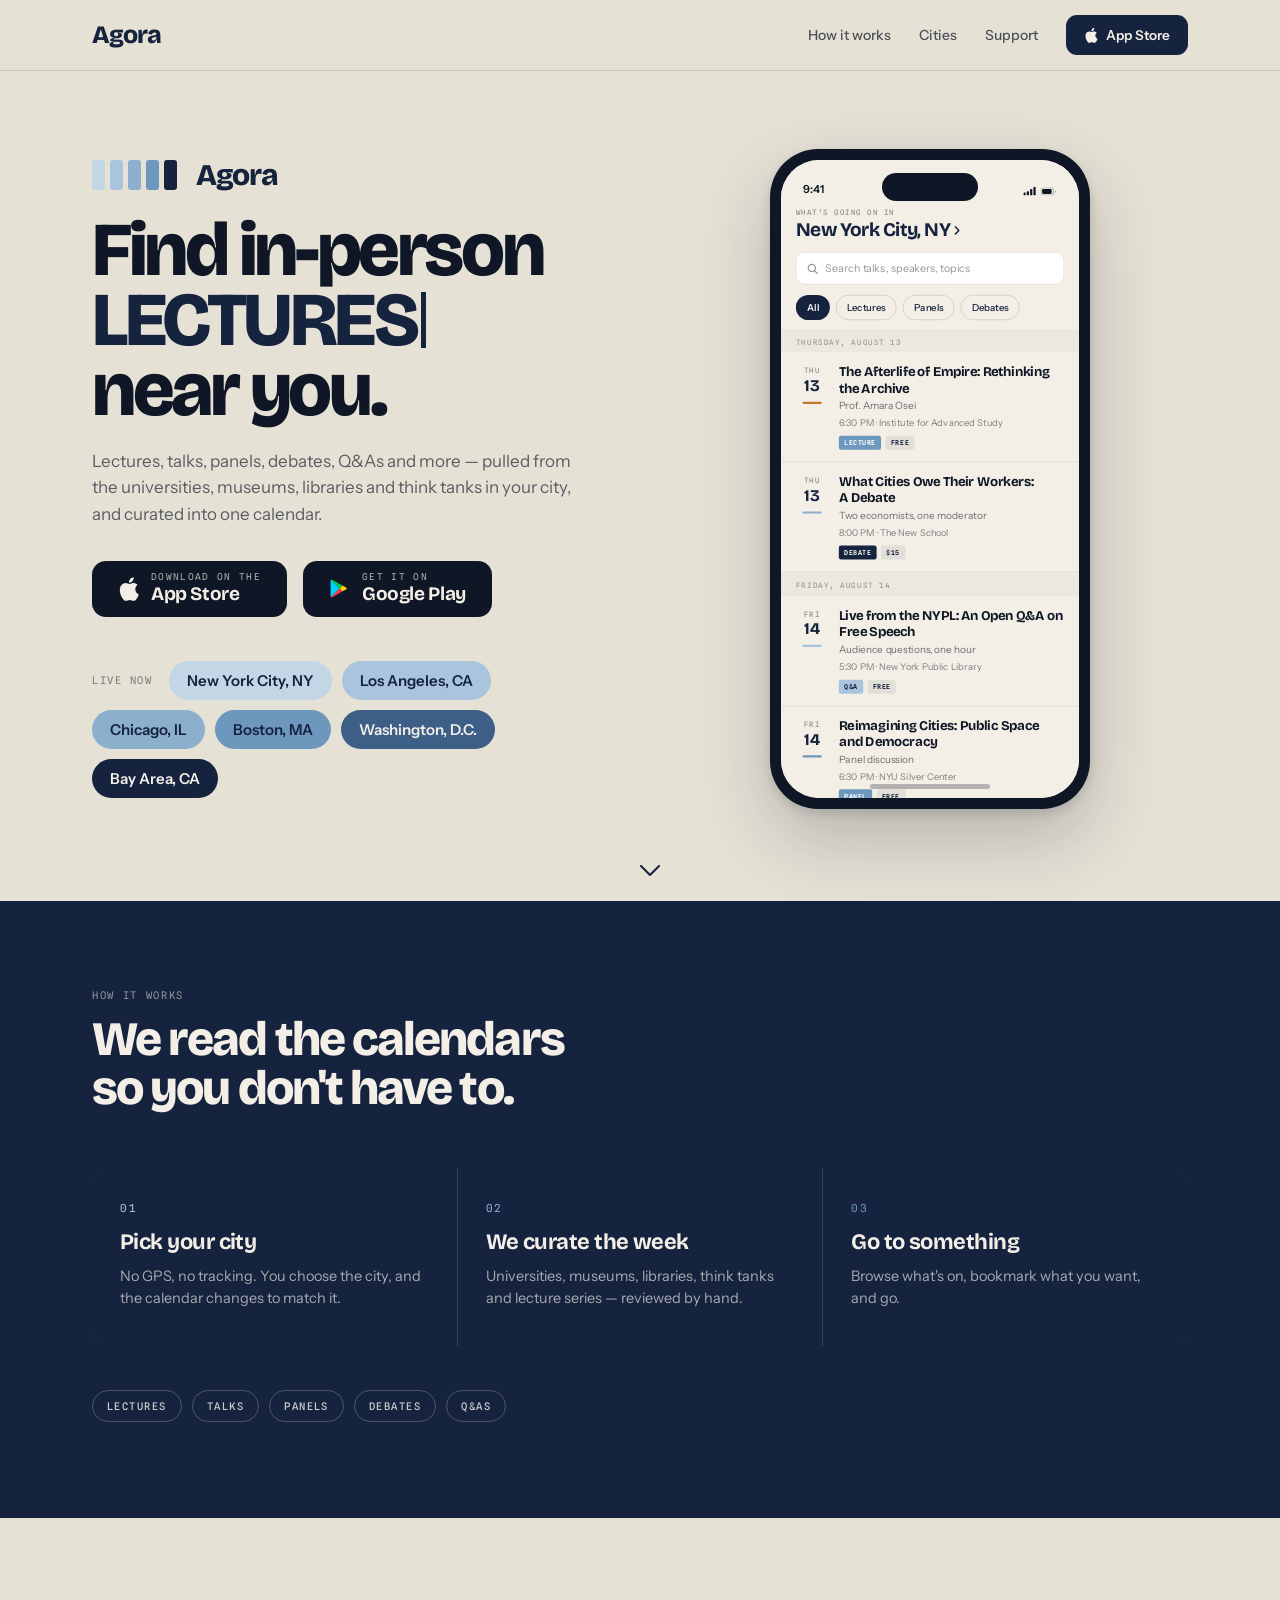
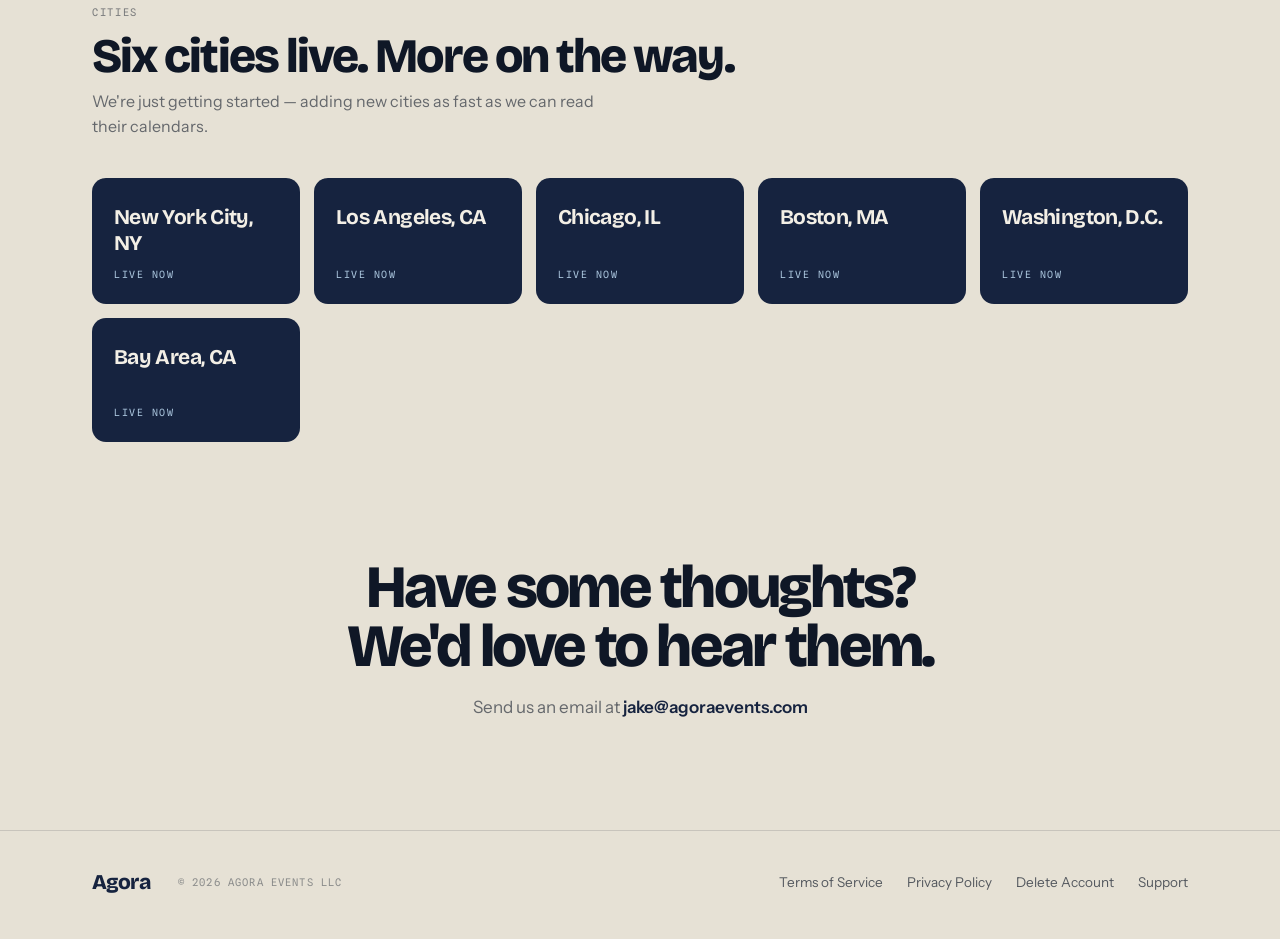
<file: index.html>
<!DOCTYPE html>
<html lang="en">
<head>
  <meta charset="UTF-8">
  <meta name="viewport" content="width=device-width, initial-scale=1.0">
  <title>Agora - Lectures, Talks, & More</title>
  <meta name="robots" content="noindex, nofollow">
  <meta name="description" content="At Agora, we find the Cultural, Academic, Artistic, Literary, and Educational events from local institutions, and compile a curated list. We include Universities, Museums, Book Stores, Theaters, and more to filter out the stuff you don't want, leaving just the high-quality Lectures, Films, Exhibits, Debates, Art Exhibits, and more!">

  <!-- Open Graph -->
  <meta property="og:title" content="Agora - Lectures, Talks, & More">
  <meta property="og:description" content="At Agora, we find the Cultural, Academic, Artistic, Literary, and Educational events from local institutions, and compile a curated list. We include Universities, Museums, Book Stores, Theaters, and more to filter out the stuff you don't want, leaving just the high-quality Lectures, Films, Exhibits, Debates, Art Exhibits, and more!">
  <meta property="og:type" content="website">
  <meta property="og:url" content="https://agoraeventsapp.com/">
  <meta property="og:image" content="https://agoraeventsapp.com/assets/agora-icon.jpg">
  <meta property="og:image:width" content="1024">
  <meta property="og:image:height" content="1024">

  <!-- Twitter -->
  <meta name="twitter:card" content="summary">
  <meta name="twitter:title" content="Agora - Lectures, Talks, & More">
  <meta name="twitter:description" content="At Agora, we find the Cultural, Academic, Artistic, Literary, and Educational events from local institutions, and compile a curated list.">
  <meta name="twitter:image" content="https://agoraeventsapp.com/assets/agora-icon.jpg">

  <link rel="preconnect" href="https://fonts.googleapis.com">
  <link rel="preconnect" href="https://fonts.gstatic.com" crossorigin>
  <link href="https://fonts.googleapis.com/css2?family=Bricolage+Grotesque:opsz,wght@12..96,600;12..96,700;12..96,800&family=Instrument+Sans:wght@400;500;600&family=Spline+Sans+Mono:wght@400;500;600&display=swap" rel="stylesheet">

  <link rel="icon" href="assets/favicon.png">
  <link rel="stylesheet" href="styles.css">
</head>
<body>

  <!-- ===== Header ===== -->
  <header class="site-header" id="top">
    <div class="site-header__inner">
      <a href="#top" class="brand">Agora</a>
      <div class="spacer"></div>
      <nav class="site-nav" id="siteNav" aria-label="Primary">
        <a href="#works">How it works</a>
        <a href="#cities">Cities</a>
        <a href="support.html">Support</a>
        <a href="#" class="store-pill" aria-label="Download on the App Store">
          <svg width="14" height="16" viewBox="0 0 14 17" fill="#F3EFE6"><path d="M11.6 9c0-1.9 1.5-2.8 1.6-2.8-.9-1.3-2.2-1.5-2.7-1.5-1.2-.1-2.3.7-2.9.7-.6 0-1.5-.7-2.5-.7C3.8 4.7 2.5 5.5 1.8 6.7.4 9.2 1.4 12.9 2.8 14.9c.7 1 1.5 2.1 2.5 2 1-.04 1.4-.65 2.6-.65s1.5.65 2.6.63c1.1-.02 1.8-1 2.4-2 .8-1.15 1.1-2.27 1.1-2.33-.02-.01-2.2-.85-2.4-3.55zM9.7 3.4c.55-.66.92-1.58.82-2.5-.79.03-1.75.53-2.32 1.19-.51.58-.95 1.52-.83 2.42.88.07 1.78-.45 2.33-1.11z"/></svg>
          <span>App Store</span>
        </a>
      </nav>
      <button type="button" class="menu-toggle" id="menuToggle" aria-label="Menu" aria-expanded="false" aria-controls="siteNav">
        <span class="menu-toggle__bar"></span>
      </button>
    </div>
  </header>

  <main>
    <!-- ===== Hero ===== -->
    <section class="hero">
      <div>
        <div class="hero-logo">
          <div class="hero-logo__bar anim-bar"></div>
          <div class="hero-logo__bar anim-bar"></div>
          <div class="hero-logo__bar anim-bar"></div>
          <div class="hero-logo__bar anim-bar"></div>
          <div class="hero-logo__bar anim-bar"></div>
          <span class="hero-logo__word anim-in">Agora</span>
        </div>
        <h1 class="anim-in"><span class="nowrap">Find in-person</span><br><span class="typed" id="typedWord"></span><span class="cursor" aria-hidden="true"></span><br>near you.</h1>
        <p class="lede anim-in">Lectures, talks, panels, debates, Q&amp;As and more — pulled from the universities, museums, libraries and think tanks in your city, and curated into one calendar.</p>

        <div class="store-badges anim-in">
          <a href="#" class="store-badge" aria-label="Download on the App Store">
            <svg width="21" height="25" viewBox="0 0 14 17" fill="#F3EFE6"><path d="M11.6 9c0-1.9 1.5-2.8 1.6-2.8-.9-1.3-2.2-1.5-2.7-1.5-1.2-.1-2.3.7-2.9.7-.6 0-1.5-.7-2.5-.7C3.8 4.7 2.5 5.5 1.8 6.7.4 9.2 1.4 12.9 2.8 14.9c.7 1 1.5 2.1 2.5 2 1-.04 1.4-.65 2.6-.65s1.5.65 2.6.63c1.1-.02 1.8-1 2.4-2 .8-1.15 1.1-2.27 1.1-2.33-.02-.01-2.2-.85-2.4-3.55zM9.7 3.4c.55-.66.92-1.58.82-2.5-.79.03-1.75.53-2.32 1.19-.51.58-.95 1.52-.83 2.42.88.07 1.78-.45 2.33-1.11z"/></svg>
            <span class="store-badge__text">
              <span class="store-badge__small">Download on the</span>
              <span class="store-badge__big">App Store</span>
            </span>
          </a>
          <a href="#" class="store-badge" aria-label="Get it on Google Play">
            <svg width="21" height="23" viewBox="0 0 512 512"><path fill="#00D2FF" d="M47.6 44.3c-4.9 5.2-7.8 13.2-7.8 23.6v376.2c0 10.4 2.9 18.4 7.8 23.6l1.3 1.2 210.7-210.7v-5L48.9 43.1l-1.3 1.2z"/><path fill="#FFD400" d="M330.2 326.4l-70.6-70.6v-5l70.6-70.6 1.6.9 83.7 47.6c23.9 13.6 23.9 35.8 0 49.4l-83.7 47.5-1.6.8z"/><path fill="#FF3A44" d="M331.8 325.6L259.6 253.4 47.6 465.4c7.9 8.3 20.9 9.4 35.6 1.1l248.6-140.9z"/><path fill="#00C853" d="M331.8 186.2L83.2 45.4c-14.7-8.4-27.7-7.3-35.6 1.1l212 212 72.2-72.3z"/></svg>
            <span class="store-badge__text">
              <span class="store-badge__small">Get it on</span>
              <span class="store-badge__big">Google Play</span>
            </span>
          </a>
        </div>

        <div class="live-now anim-in">
          <span class="live-now__label">Live now</span>
          <span class="live-now__chip" style="background:#C3D6E6">New York City, NY</span>
          <span class="live-now__chip" style="background:#A9C4DC">Los Angeles, CA</span>
          <span class="live-now__chip" style="background:#8DAFCE">Chicago, IL</span>
          <span class="live-now__chip" style="background:#6E97BE">Boston, MA</span>
          <span class="live-now__chip live-now__chip--cream" style="background:#3D5F87">Washington, D.C.</span>
          <span class="live-now__chip live-now__chip--cream" style="background:#16233F">Bay Area, CA</span>
        </div>
      </div>

      <div class="hero-phone anim-phone">
        <div class="phone-shell">
          <div class="phone-shell__notch"></div>
          <div class="phone-screen">
            <div class="phone-canvas">

              <div class="phone-statusbar">
                <span class="phone-statusbar__time">9:41</span>
                <span class="phone-statusbar__icons">
                  <svg width="17" height="12" viewBox="0 0 17 12" fill="#0F1726"><rect x="0" y="8" width="3" height="4" rx="1"/><rect x="4.5" y="6" width="3" height="6" rx="1"/><rect x="9" y="3" width="3" height="9" rx="1"/><rect x="13.5" y="0" width="3" height="12" rx="1"/></svg>
                  <svg width="22" height="11" viewBox="0 0 22 11" fill="none"><rect x=".6" y=".6" width="17" height="9.8" rx="3" stroke="rgba(15,23,38,.4)"/><rect x="2.2" y="2.2" width="13" height="6.6" rx="1.8" fill="#0F1726"/><path d="M19.4 4v3c.9-.3 1.3-.8 1.3-1.5s-.4-1.2-1.3-1.5z" fill="rgba(15,23,38,.4)"/></svg>
                </span>
              </div>

              <div class="phone-header">
                <div>
                  <div class="phone-header__label">What's going on in</div>
                  <div class="phone-header__city">
                    <span>New York City, NY</span>
                    <svg width="7" height="12" viewBox="0 0 7 12" fill="none" stroke="#16233F" stroke-width="2" stroke-linecap="round" stroke-linejoin="round"><path d="M1 1l5 5-5 5"/></svg>
                  </div>
                </div>
              </div>

              <div class="phone-search">
                <svg width="15" height="15" viewBox="0 0 16 16" fill="none" stroke="rgba(15,23,38,.45)" stroke-width="1.7" stroke-linecap="round"><circle cx="7" cy="7" r="5.2"></circle><path d="M11 11l4 4"/></svg>
                <span>Search talks, speakers, topics</span>
              </div>

              <div class="phone-filters">
                <span class="phone-filter phone-filter--active">All</span>
                <span class="phone-filter">Lectures</span>
                <span class="phone-filter">Panels</span>
                <span class="phone-filter">Debates</span>
              </div>

              <div class="phone-day">Thursday, August 13</div>

              <div class="phone-event">
                <div class="phone-event__date">
                  <div class="phone-event__dow">Thu</div>
                  <div class="phone-event__daynum">13</div>
                  <div class="phone-event__bar" style="background:#C8772E"></div>
                </div>
                <div class="phone-event__content">
                  <h3 class="phone-event__title">The Afterlife of Empire: Rethinking the Archive</h3>
                  <div class="phone-event__speaker">Prof. Amara Osei</div>
                  <div class="phone-event__meta">6:30 PM &middot; Institute for Advanced Study</div>
                  <div class="phone-event__tags">
                    <span class="phone-tag" style="background:#6E97BE;color:#FFFFFF">Lecture</span>
                    <span class="phone-tag phone-tag--price">Free</span>
                  </div>
                </div>
              </div>

              <div class="phone-event">
                <div class="phone-event__date">
                  <div class="phone-event__dow">Thu</div>
                  <div class="phone-event__daynum">13</div>
                  <div class="phone-event__bar" style="background:#8DAFCE"></div>
                </div>
                <div class="phone-event__content">
                  <h3 class="phone-event__title">What Cities Owe Their Workers: A Debate</h3>
                  <div class="phone-event__speaker">Two economists, one moderator</div>
                  <div class="phone-event__meta">8:00 PM &middot; The New School</div>
                  <div class="phone-event__tags">
                    <span class="phone-tag" style="background:#16233F;color:#F3EFE6">Debate</span>
                    <span class="phone-tag phone-tag--price">$15</span>
                  </div>
                </div>
              </div>

              <div class="phone-day">Friday, August 14</div>

              <div class="phone-event">
                <div class="phone-event__date">
                  <div class="phone-event__dow">Fri</div>
                  <div class="phone-event__daynum">14</div>
                  <div class="phone-event__bar" style="background:#A9C4DC"></div>
                </div>
                <div class="phone-event__content">
                  <h3 class="phone-event__title">Live from the NYPL: An Open Q&amp;A on Free Speech</h3>
                  <div class="phone-event__speaker">Audience questions, one hour</div>
                  <div class="phone-event__meta">5:30 PM &middot; New York Public Library</div>
                  <div class="phone-event__tags">
                    <span class="phone-tag" style="background:#A9C4DC;color:#16233F">Q&amp;A</span>
                    <span class="phone-tag phone-tag--price">Free</span>
                  </div>
                </div>
              </div>

              <div class="phone-event phone-event--last">
                <div class="phone-event__date">
                  <div class="phone-event__dow">Fri</div>
                  <div class="phone-event__daynum">14</div>
                  <div class="phone-event__bar" style="background:#6E97BE"></div>
                </div>
                <div class="phone-event__content">
                  <h3 class="phone-event__title">Reimagining Cities: Public Space and Democracy</h3>
                  <div class="phone-event__speaker">Panel discussion</div>
                  <div class="phone-event__meta">6:30 PM &middot; NYU Silver Center</div>
                  <div class="phone-event__tags">
                    <span class="phone-tag" style="background:#6E97BE;color:#FFFFFF">Panel</span>
                    <span class="phone-tag phone-tag--price">Free</span>
                  </div>
                </div>
              </div>

            </div>
            <div class="phone-home-indicator"></div>
          </div>
        </div>
      </div>

      <div class="scroll-hint" aria-hidden="true">
        <svg width="20" height="12" viewBox="0 0 20 12" fill="none" stroke="#16233F" stroke-width="2" stroke-linecap="round" stroke-linejoin="round"><path d="M1 1l9 9 9-9"/></svg>
      </div>
    </section>

    <!-- ===== How it works ===== -->
    <section class="works" id="works">
      <div class="works__inner">
        <div class="eyebrow">How it works</div>
        <h2>We read the calendars so you don't have to.</h2>
        <div class="works-grid">
          <div class="works-card">
            <div class="works-card__num">01</div>
            <h3>Pick your city</h3>
            <p>No GPS, no tracking. You choose the city, and the calendar changes to match it.</p>
          </div>
          <div class="works-card">
            <div class="works-card__num">02</div>
            <h3>We curate the week</h3>
            <p>Universities, museums, libraries, think tanks and lecture series — reviewed by hand.</p>
          </div>
          <div class="works-card">
            <div class="works-card__num">03</div>
            <h3>Go to something</h3>
            <p>Browse what's on, bookmark what you want, and go.</p>
          </div>
        </div>
        <div class="works-pills">
          <span class="works-pill">Lectures</span>
          <span class="works-pill">Talks</span>
          <span class="works-pill">Panels</span>
          <span class="works-pill">Debates</span>
          <span class="works-pill">Q&amp;As</span>
        </div>
      </div>
    </section>

    <!-- ===== Cities ===== -->
    <section class="cities" id="cities">
      <div class="eyebrow">Cities</div>
      <h2>Six cities live. More on the way.</h2>
      <p>We're just getting started — adding new cities as fast as we can read their calendars.</p>
      <div class="cities-grid">
        <div class="city-card">
          <div class="city-card__name">New York City, NY</div>
          <div class="city-card__tag">Live now</div>
        </div>
        <div class="city-card">
          <div class="city-card__name">Los Angeles, CA</div>
          <div class="city-card__tag">Live now</div>
        </div>
        <div class="city-card">
          <div class="city-card__name">Chicago, IL</div>
          <div class="city-card__tag">Live now</div>
        </div>
        <div class="city-card">
          <div class="city-card__name">Boston, MA</div>
          <div class="city-card__tag">Live now</div>
        </div>
        <div class="city-card">
          <div class="city-card__name">Washington, D.C.</div>
          <div class="city-card__tag">Live now</div>
        </div>
        <div class="city-card">
          <div class="city-card__name">Bay Area, CA</div>
          <div class="city-card__tag">Live now</div>
        </div>
      </div>
    </section>

    <!-- ===== Contact ===== -->
    <section class="contact" id="contact">
      <h2>Have some thoughts?<br>We'd love to hear them.</h2>
      <p>Send us an email at <a href="mailto:jake@agoraevents.com">jake@agoraevents.com</a></p>
    </section>
  </main>

  <!-- ===== Footer ===== -->
  <footer class="site-footer">
    <div class="site-footer__inner">
      <a href="#top" class="brand">Agora</a>
      <span class="site-footer__copy">&copy; <span id="year"></span> Agora Events LLC</span>
      <div class="spacer"></div>
      <nav class="site-footer__links" aria-label="Legal">
        <a href="terms.html">Terms of Service</a>
        <a href="privacy.html">Privacy Policy</a>
        <a href="delete-account.html">Delete Account</a>
        <a href="support.html">Support</a>
      </nav>
    </div>
  </footer>

  <script src="script.js"></script>
</body>
</html>
</file>
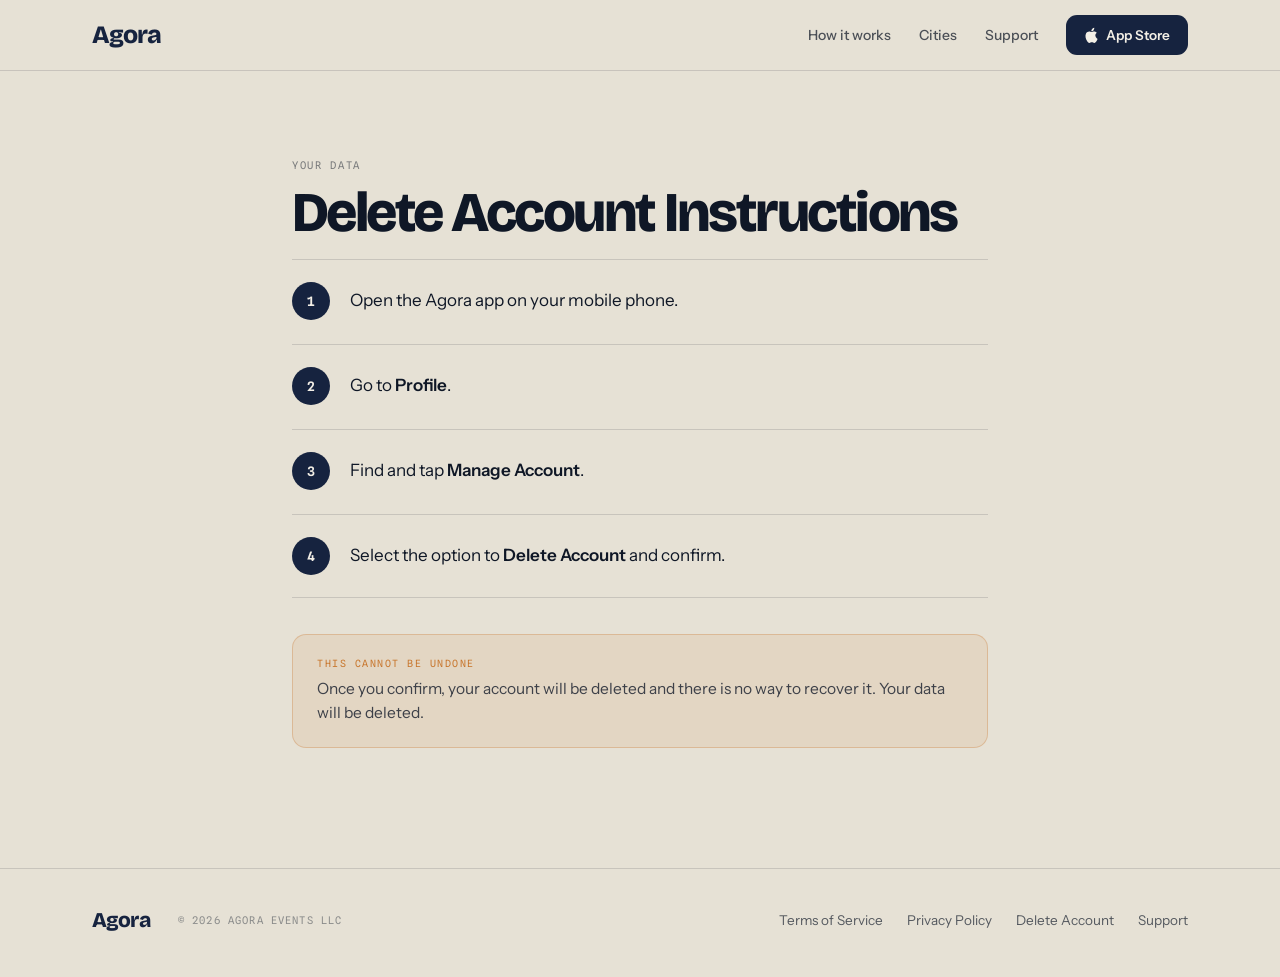
<file: delete-account.html>
<!DOCTYPE html>
<html lang="en">
<head>
  <meta charset="UTF-8">
  <meta name="viewport" content="width=device-width, initial-scale=1.0">
  <title>Delete Account Instructions — Agora</title>
  <meta name="robots" content="noindex, nofollow">
  <meta name="description" content="Delete Account Instructions for Agora, the cultural event discovery app.">

  <link rel="preconnect" href="https://fonts.googleapis.com">
  <link rel="preconnect" href="https://fonts.gstatic.com" crossorigin>
  <link href="https://fonts.googleapis.com/css2?family=Bricolage+Grotesque:opsz,wght@12..96,600;12..96,700;12..96,800&family=Instrument+Sans:wght@400;500;600&family=Spline+Sans+Mono:wght@400;500;600&display=swap" rel="stylesheet">

  <link rel="icon" href="assets/favicon.png">
  <link rel="stylesheet" href="styles.css">
</head>
<body>

  <!-- ===== Header ===== -->
  <header class="site-header">
    <div class="site-header__inner">
      <a href="index.html" class="brand">Agora</a>
      <div class="spacer"></div>
      <nav class="site-nav" id="siteNav" aria-label="Primary">
        <a href="index.html#works">How it works</a>
        <a href="index.html#cities">Cities</a>
        <a href="support.html">Support</a>
        <a href="#" class="store-pill" aria-label="Download on the App Store">
          <svg width="14" height="16" viewBox="0 0 14 17" fill="#F3EFE6"><path d="M11.6 9c0-1.9 1.5-2.8 1.6-2.8-.9-1.3-2.2-1.5-2.7-1.5-1.2-.1-2.3.7-2.9.7-.6 0-1.5-.7-2.5-.7C3.8 4.7 2.5 5.5 1.8 6.7.4 9.2 1.4 12.9 2.8 14.9c.7 1 1.5 2.1 2.5 2 1-.04 1.4-.65 2.6-.65s1.5.65 2.6.63c1.1-.02 1.8-1 2.4-2 .8-1.15 1.1-2.27 1.1-2.33-.02-.01-2.2-.85-2.4-3.55zM9.7 3.4c.55-.66.92-1.58.82-2.5-.79.03-1.75.53-2.32 1.19-.51.58-.95 1.52-.83 2.42.88.07 1.78-.45 2.33-1.11z"/></svg>
          <span>App Store</span>
        </a>
      </nav>
      <button type="button" class="menu-toggle" id="menuToggle" aria-label="Menu" aria-expanded="false" aria-controls="siteNav">
        <span class="menu-toggle__bar"></span>
      </button>
    </div>
  </header>

  <main>
    <section class="legal">
      <div class="eyebrow">Your data</div>
      <h1>Delete Account Instructions</h1>

      <div class="delete-steps">
        <div class="delete-step">
          <span class="delete-step__num">1</span>
          <span class="delete-step__text">Open the Agora app on your mobile phone.</span>
        </div>
        <div class="delete-step">
          <span class="delete-step__num">2</span>
          <span class="delete-step__text">Go to <strong>Profile</strong>.</span>
        </div>
        <div class="delete-step">
          <span class="delete-step__num">3</span>
          <span class="delete-step__text">Find and tap <strong>Manage Account</strong>.</span>
        </div>
        <div class="delete-step delete-step--last">
          <span class="delete-step__num">4</span>
          <span class="delete-step__text">Select the option to <strong>Delete Account</strong> and confirm.</span>
        </div>
      </div>

      <div class="warn-callout">
        <div class="warn-callout__label">This cannot be undone</div>
        <p>Once you confirm, your account will be deleted and there is no way to recover it. Your data will be deleted.</p>
      </div>
    </section>
  </main>

  <!-- ===== Footer ===== -->
  <footer class="site-footer">
    <div class="site-footer__inner">
      <a href="index.html" class="brand">Agora</a>
      <span class="site-footer__copy">&copy; <span id="year"></span> Agora Events LLC</span>
      <div class="spacer"></div>
      <nav class="site-footer__links" aria-label="Legal">
        <a href="terms.html">Terms of Service</a>
        <a href="privacy.html">Privacy Policy</a>
        <a href="delete-account.html">Delete Account</a>
        <a href="support.html">Support</a>
      </nav>
    </div>
  </footer>

  <script src="script.js"></script>
</body>
</html>
</file>
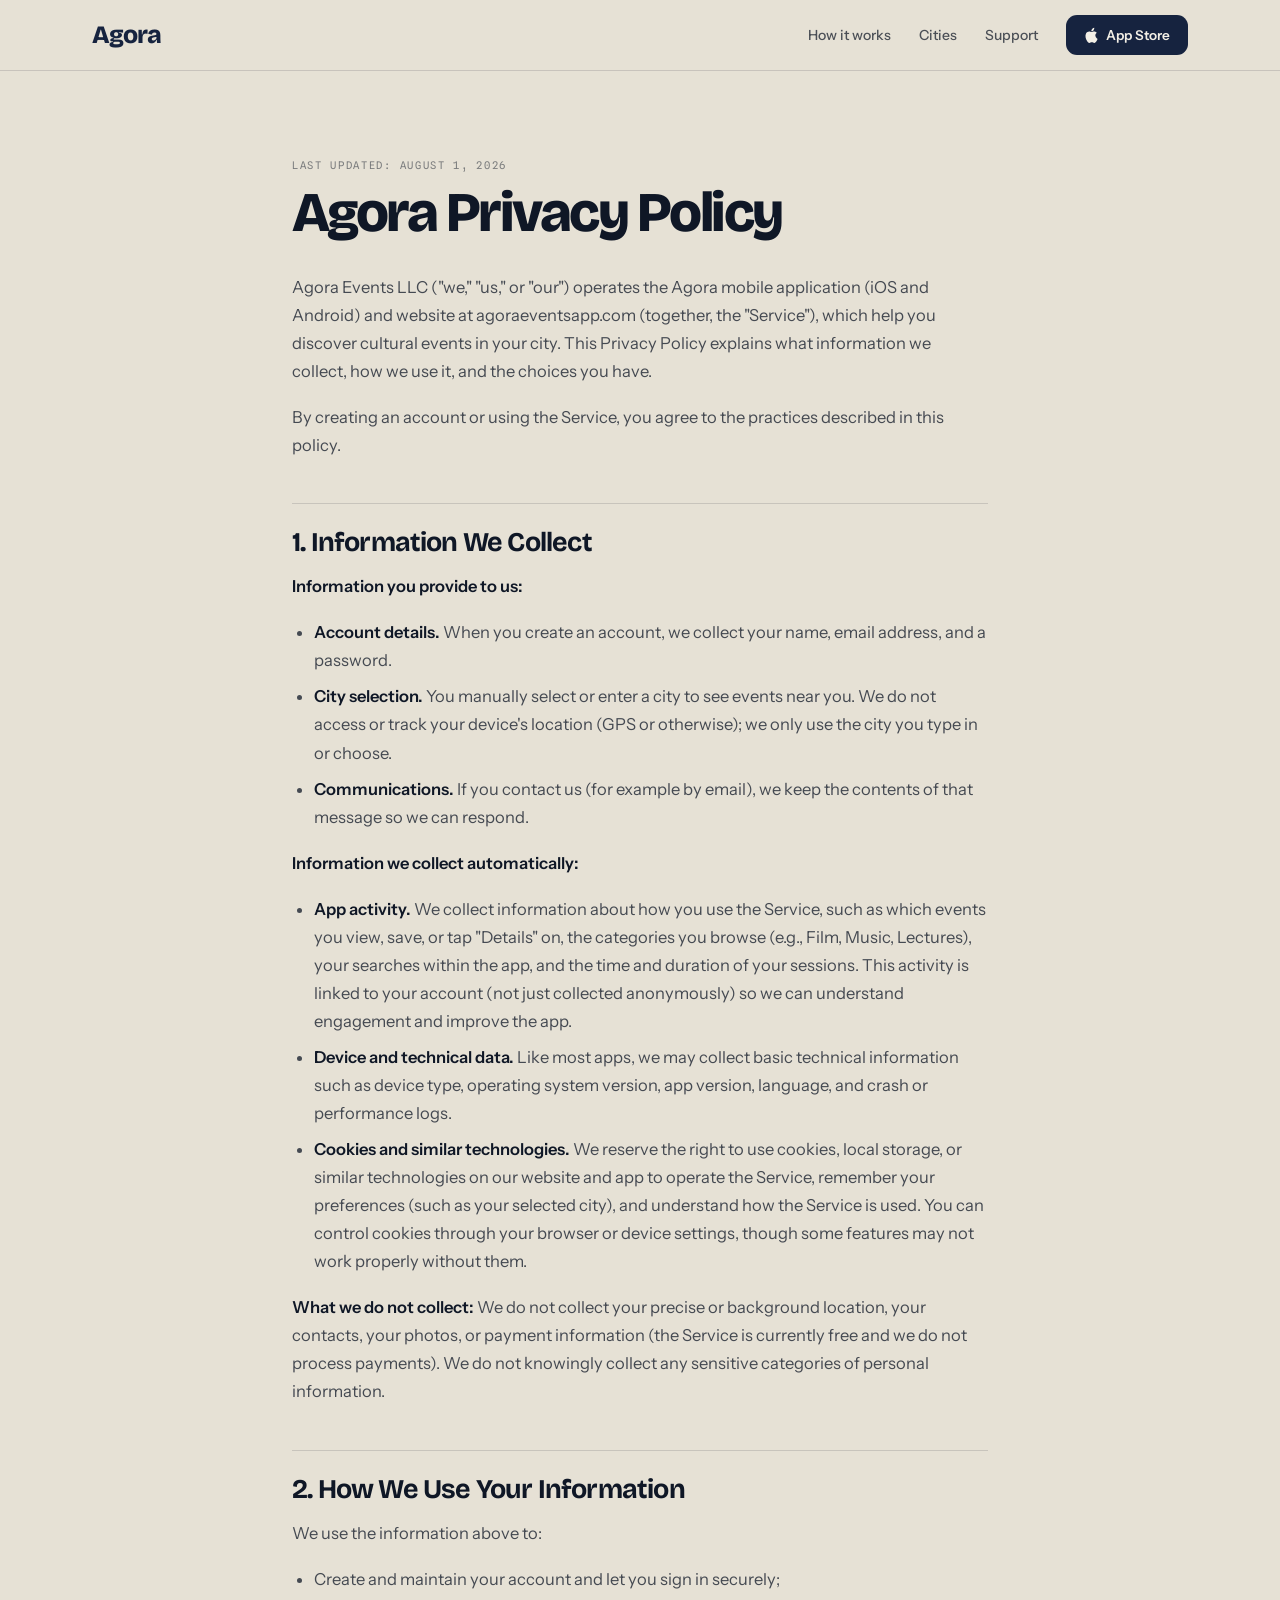
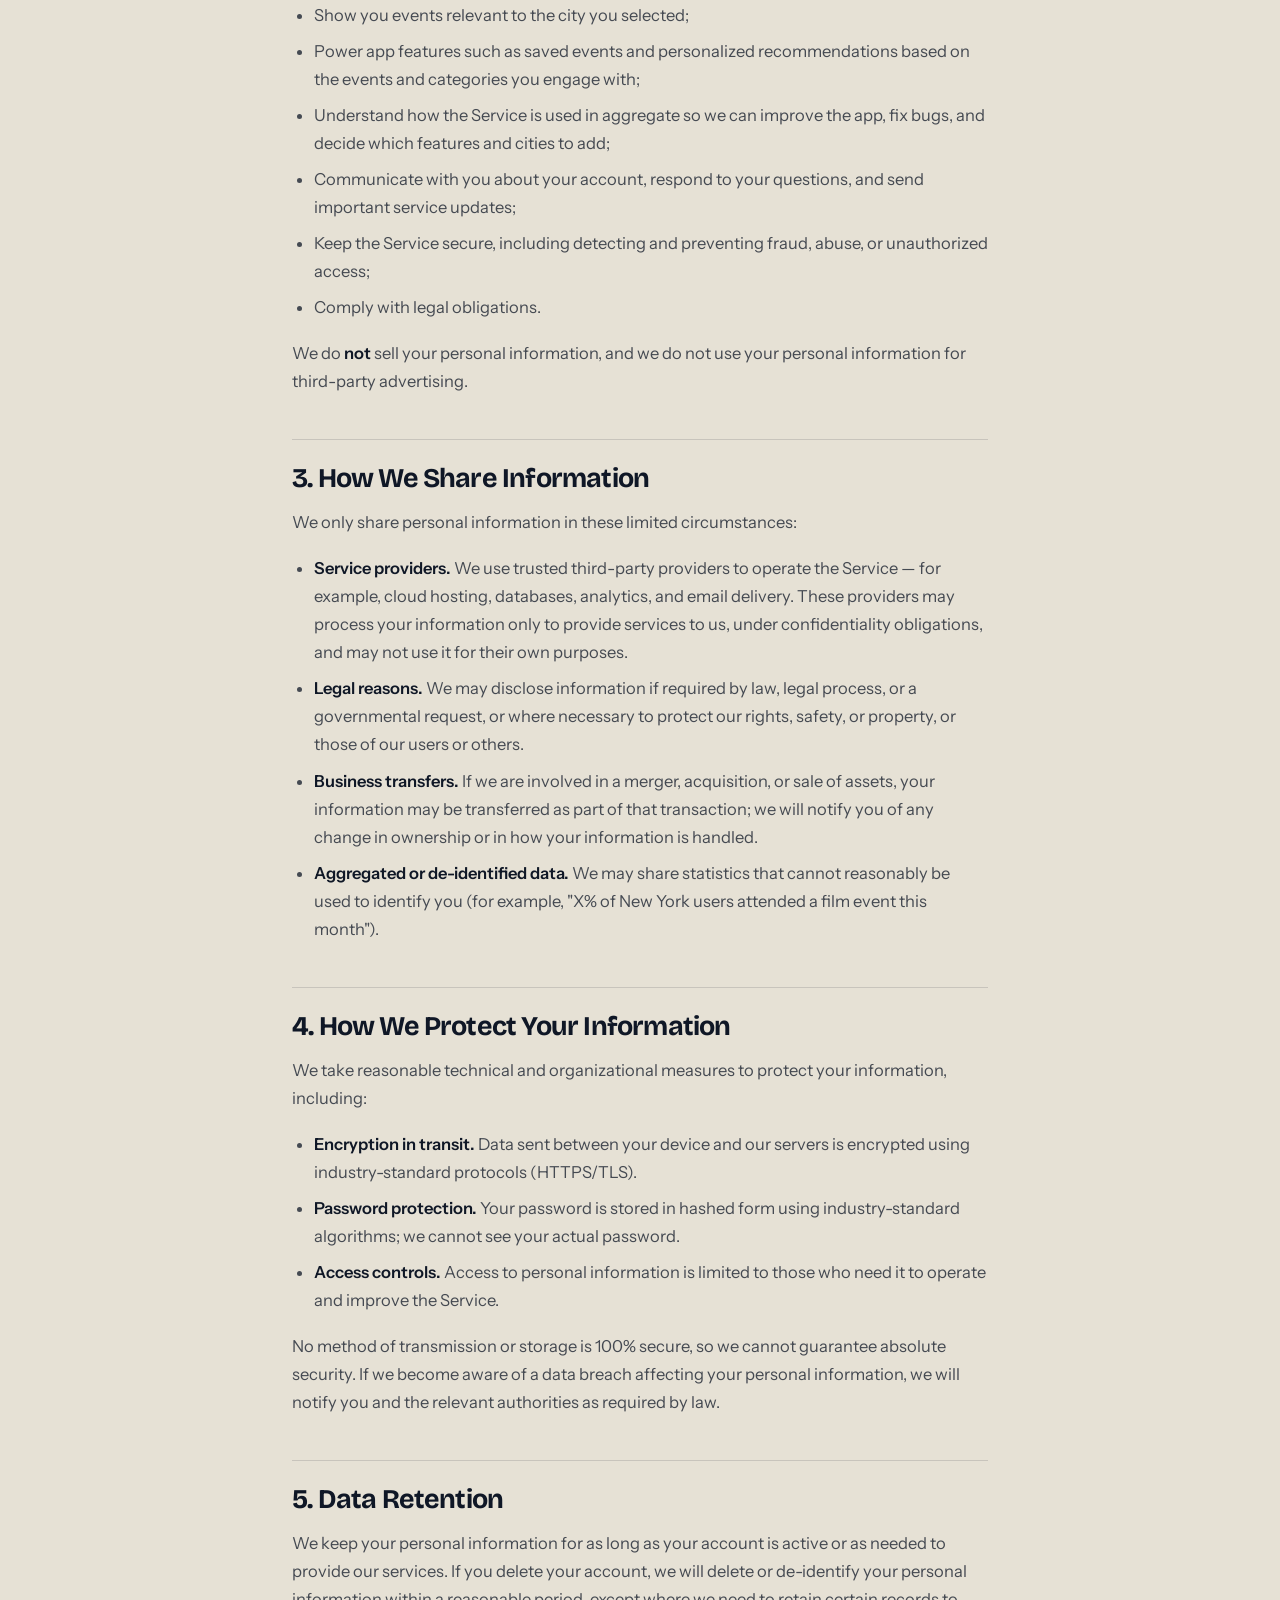
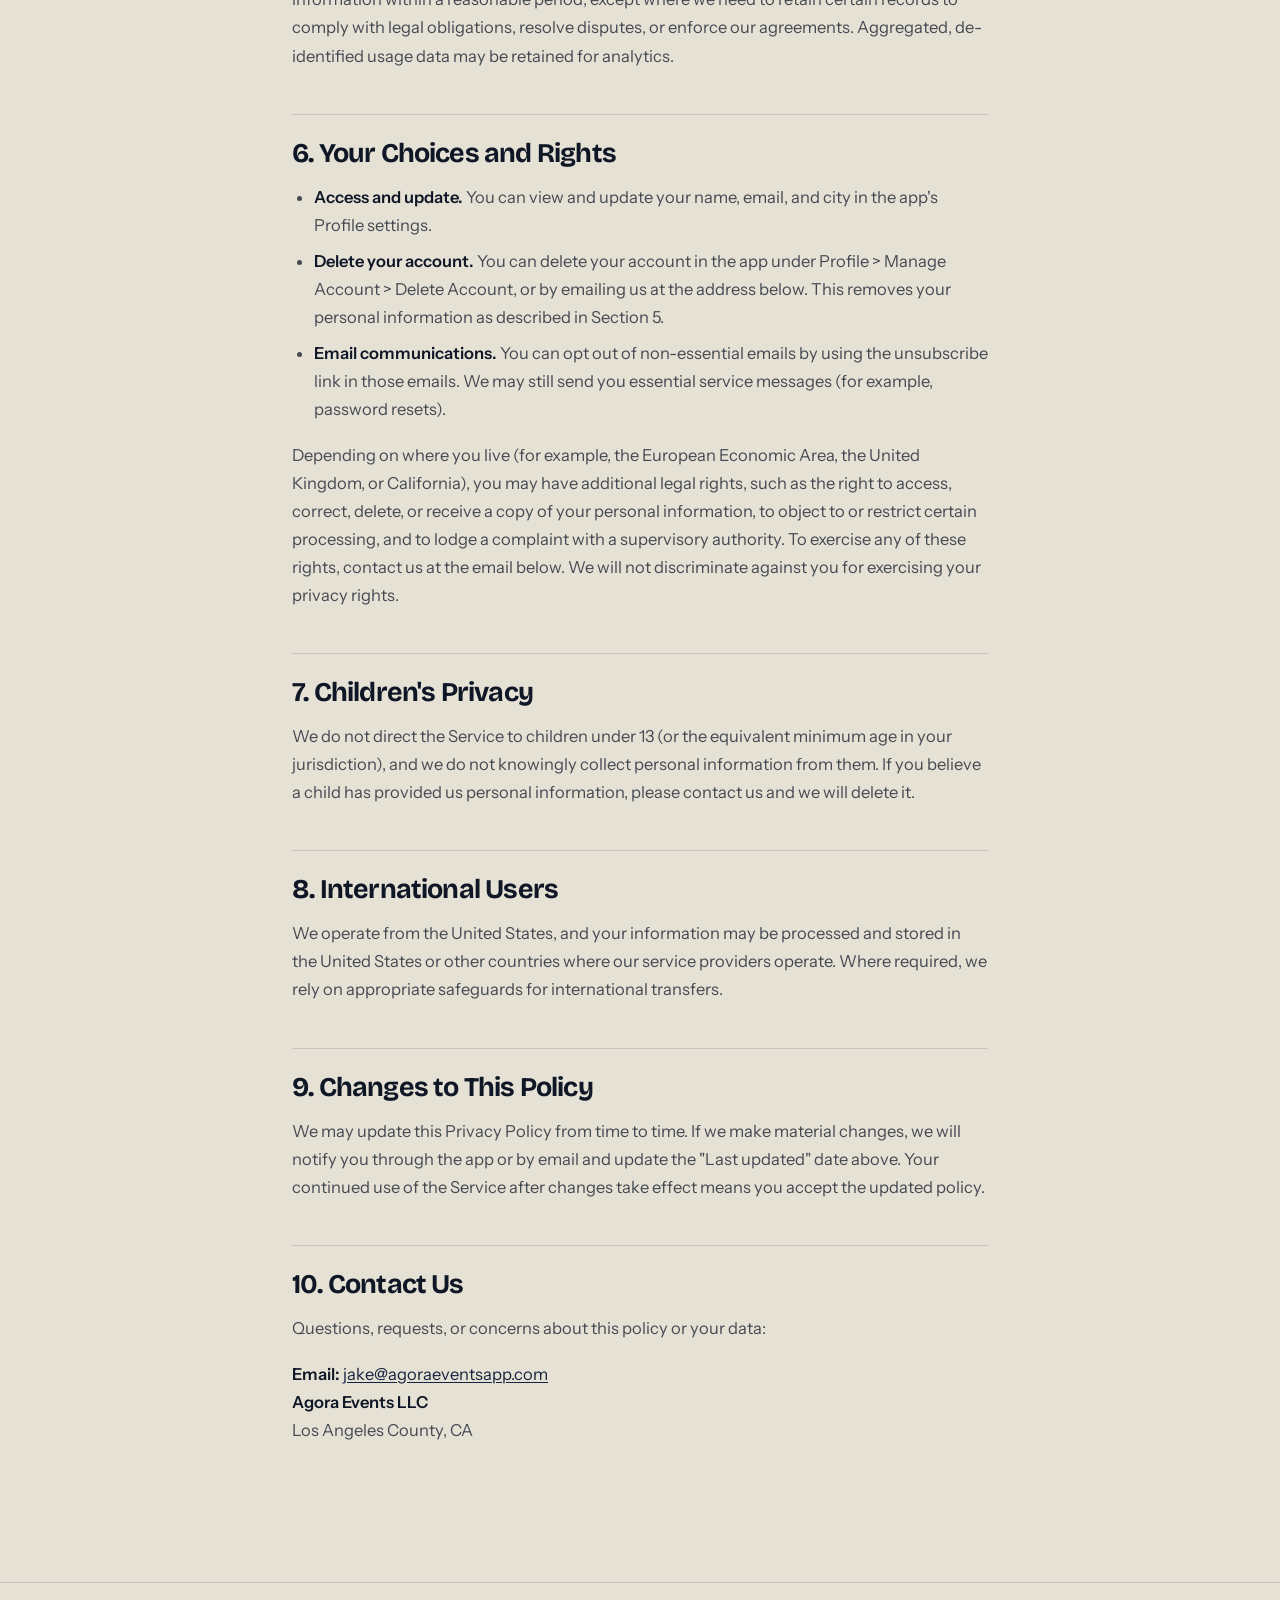
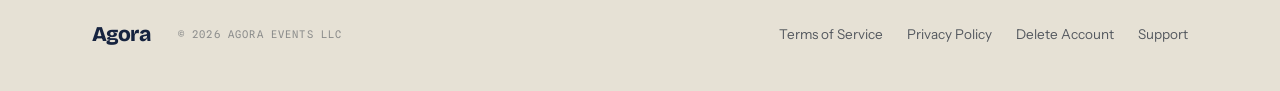
<file: privacy.html>
<!DOCTYPE html>
<html lang="en">
<head>
  <meta charset="UTF-8">
  <meta name="viewport" content="width=device-width, initial-scale=1.0">
  <title>Privacy Policy — Agora</title>
  <meta name="robots" content="noindex, nofollow">
  <meta name="description" content="Privacy Policy for Agora, the cultural event discovery app.">

  <link rel="preconnect" href="https://fonts.googleapis.com">
  <link rel="preconnect" href="https://fonts.gstatic.com" crossorigin>
  <link href="https://fonts.googleapis.com/css2?family=Bricolage+Grotesque:opsz,wght@12..96,600;12..96,700;12..96,800&family=Instrument+Sans:wght@400;500;600&family=Spline+Sans+Mono:wght@400;500;600&display=swap" rel="stylesheet">

  <link rel="icon" href="assets/favicon.png">
  <link rel="stylesheet" href="styles.css">
</head>
<body>

  <!-- ===== Header ===== -->
  <header class="site-header">
    <div class="site-header__inner">
      <a href="index.html" class="brand">Agora</a>
      <div class="spacer"></div>
      <nav class="site-nav" id="siteNav" aria-label="Primary">
        <a href="index.html#works">How it works</a>
        <a href="index.html#cities">Cities</a>
        <a href="support.html">Support</a>
        <a href="#" class="store-pill" aria-label="Download on the App Store">
          <svg width="14" height="16" viewBox="0 0 14 17" fill="#F3EFE6"><path d="M11.6 9c0-1.9 1.5-2.8 1.6-2.8-.9-1.3-2.2-1.5-2.7-1.5-1.2-.1-2.3.7-2.9.7-.6 0-1.5-.7-2.5-.7C3.8 4.7 2.5 5.5 1.8 6.7.4 9.2 1.4 12.9 2.8 14.9c.7 1 1.5 2.1 2.5 2 1-.04 1.4-.65 2.6-.65s1.5.65 2.6.63c1.1-.02 1.8-1 2.4-2 .8-1.15 1.1-2.27 1.1-2.33-.02-.01-2.2-.85-2.4-3.55zM9.7 3.4c.55-.66.92-1.58.82-2.5-.79.03-1.75.53-2.32 1.19-.51.58-.95 1.52-.83 2.42.88.07 1.78-.45 2.33-1.11z"/></svg>
          <span>App Store</span>
        </a>
      </nav>
      <button type="button" class="menu-toggle" id="menuToggle" aria-label="Menu" aria-expanded="false" aria-controls="siteNav">
        <span class="menu-toggle__bar"></span>
      </button>
    </div>
  </header>

  <main>
    <section class="legal legal--doc">
      <div class="eyebrow">Last updated: August 1, 2026</div>
      <h1>Agora Privacy Policy</h1>

      <div class="legal-body">
        <p>Agora Events LLC ("we," "us," or "our") operates the Agora mobile application (iOS and Android) and website at agoraeventsapp.com (together, the "Service"), which help you discover cultural events in your city. This Privacy Policy explains what information we collect, how we use it, and the choices you have.</p>
        <p>By creating an account or using the Service, you agree to the practices described in this policy.</p>

        <h2>1. Information We Collect</h2>
        <p><strong>Information you provide to us:</strong></p>
        <ul>
          <li><strong>Account details.</strong> When you create an account, we collect your name, email address, and a password.</li>
          <li><strong>City selection.</strong> You manually select or enter a city to see events near you. We do not access or track your device's location (GPS or otherwise); we only use the city you type in or choose.</li>
          <li><strong>Communications.</strong> If you contact us (for example by email), we keep the contents of that message so we can respond.</li>
        </ul>
        <p><strong>Information we collect automatically:</strong></p>
        <ul>
          <li><strong>App activity.</strong> We collect information about how you use the Service, such as which events you view, save, or tap "Details" on, the categories you browse (e.g., Film, Music, Lectures), your searches within the app, and the time and duration of your sessions. This activity is linked to your account (not just collected anonymously) so we can understand engagement and improve the app.</li>
          <li><strong>Device and technical data.</strong> Like most apps, we may collect basic technical information such as device type, operating system version, app version, language, and crash or performance logs.</li>
          <li><strong>Cookies and similar technologies.</strong> We reserve the right to use cookies, local storage, or similar technologies on our website and app to operate the Service, remember your preferences (such as your selected city), and understand how the Service is used. You can control cookies through your browser or device settings, though some features may not work properly without them.</li>
        </ul>
        <p><strong>What we do not collect:</strong> We do not collect your precise or background location, your contacts, your photos, or payment information (the Service is currently free and we do not process payments). We do not knowingly collect any sensitive categories of personal information.</p>

        <h2>2. How We Use Your Information</h2>
        <p>We use the information above to:</p>
        <ul>
          <li>Create and maintain your account and let you sign in securely;</li>
          <li>Show you events relevant to the city you selected;</li>
          <li>Power app features such as saved events and personalized recommendations based on the events and categories you engage with;</li>
          <li>Understand how the Service is used in aggregate so we can improve the app, fix bugs, and decide which features and cities to add;</li>
          <li>Communicate with you about your account, respond to your questions, and send important service updates;</li>
          <li>Keep the Service secure, including detecting and preventing fraud, abuse, or unauthorized access;</li>
          <li>Comply with legal obligations.</li>
        </ul>
        <p>We do <strong>not</strong> sell your personal information, and we do not use your personal information for third-party advertising.</p>

        <h2>3. How We Share Information</h2>
        <p>We only share personal information in these limited circumstances:</p>
        <ul>
          <li><strong>Service providers.</strong> We use trusted third-party providers to operate the Service — for example, cloud hosting, databases, analytics, and email delivery. These providers may process your information only to provide services to us, under confidentiality obligations, and may not use it for their own purposes.</li>
          <li><strong>Legal reasons.</strong> We may disclose information if required by law, legal process, or a governmental request, or where necessary to protect our rights, safety, or property, or those of our users or others.</li>
          <li><strong>Business transfers.</strong> If we are involved in a merger, acquisition, or sale of assets, your information may be transferred as part of that transaction; we will notify you of any change in ownership or in how your information is handled.</li>
          <li><strong>Aggregated or de-identified data.</strong> We may share statistics that cannot reasonably be used to identify you (for example, "X% of New York users attended a film event this month").</li>
        </ul>

        <h2>4. How We Protect Your Information</h2>
        <p>We take reasonable technical and organizational measures to protect your information, including:</p>
        <ul>
          <li><strong>Encryption in transit.</strong> Data sent between your device and our servers is encrypted using industry-standard protocols (HTTPS/TLS).</li>
          <li><strong>Password protection.</strong> Your password is stored in hashed form using industry-standard algorithms; we cannot see your actual password.</li>
          <li><strong>Access controls.</strong> Access to personal information is limited to those who need it to operate and improve the Service.</li>
        </ul>
        <p>No method of transmission or storage is 100% secure, so we cannot guarantee absolute security. If we become aware of a data breach affecting your personal information, we will notify you and the relevant authorities as required by law.</p>

        <h2>5. Data Retention</h2>
        <p>We keep your personal information for as long as your account is active or as needed to provide our services. If you delete your account, we will delete or de-identify your personal information within a reasonable period, except where we need to retain certain records to comply with legal obligations, resolve disputes, or enforce our agreements. Aggregated, de-identified usage data may be retained for analytics.</p>

        <h2>6. Your Choices and Rights</h2>
        <ul>
          <li><strong>Access and update.</strong> You can view and update your name, email, and city in the app's Profile settings.</li>
          <li><strong>Delete your account.</strong> You can delete your account in the app under Profile &gt; Manage Account &gt; Delete Account, or by emailing us at the address below. This removes your personal information as described in Section 5.</li>
          <li><strong>Email communications.</strong> You can opt out of non-essential emails by using the unsubscribe link in those emails. We may still send you essential service messages (for example, password resets).</li>
        </ul>
        <p>Depending on where you live (for example, the European Economic Area, the United Kingdom, or California), you may have additional legal rights, such as the right to access, correct, delete, or receive a copy of your personal information, to object to or restrict certain processing, and to lodge a complaint with a supervisory authority. To exercise any of these rights, contact us at the email below. We will not discriminate against you for exercising your privacy rights.</p>

        <h2>7. Children's Privacy</h2>
        <p>We do not direct the Service to children under 13 (or the equivalent minimum age in your jurisdiction), and we do not knowingly collect personal information from them. If you believe a child has provided us personal information, please contact us and we will delete it.</p>

        <h2>8. International Users</h2>
        <p>We operate from the United States, and your information may be processed and stored in the United States or other countries where our service providers operate. Where required, we rely on appropriate safeguards for international transfers.</p>

        <h2>9. Changes to This Policy</h2>
        <p>We may update this Privacy Policy from time to time. If we make material changes, we will notify you through the app or by email and update the "Last updated" date above. Your continued use of the Service after changes take effect means you accept the updated policy.</p>

        <h2>10. Contact Us</h2>
        <p>Questions, requests, or concerns about this policy or your data:</p>
        <p>
          <strong>Email:</strong> <a href="mailto:jake@agoraeventsapp.com">jake@agoraeventsapp.com</a><br>
          <strong>Agora Events LLC</strong><br>
          Los Angeles County, CA
        </p>
      </div>
    </section>
  </main>

  <!-- ===== Footer ===== -->
  <footer class="site-footer">
    <div class="site-footer__inner">
      <a href="index.html" class="brand">Agora</a>
      <span class="site-footer__copy">&copy; <span id="year"></span> Agora Events LLC</span>
      <div class="spacer"></div>
      <nav class="site-footer__links" aria-label="Legal">
        <a href="terms.html">Terms of Service</a>
        <a href="privacy.html">Privacy Policy</a>
        <a href="delete-account.html">Delete Account</a>
        <a href="support.html">Support</a>
      </nav>
    </div>
  </footer>

  <script src="script.js"></script>
</body>
</html>
</file>
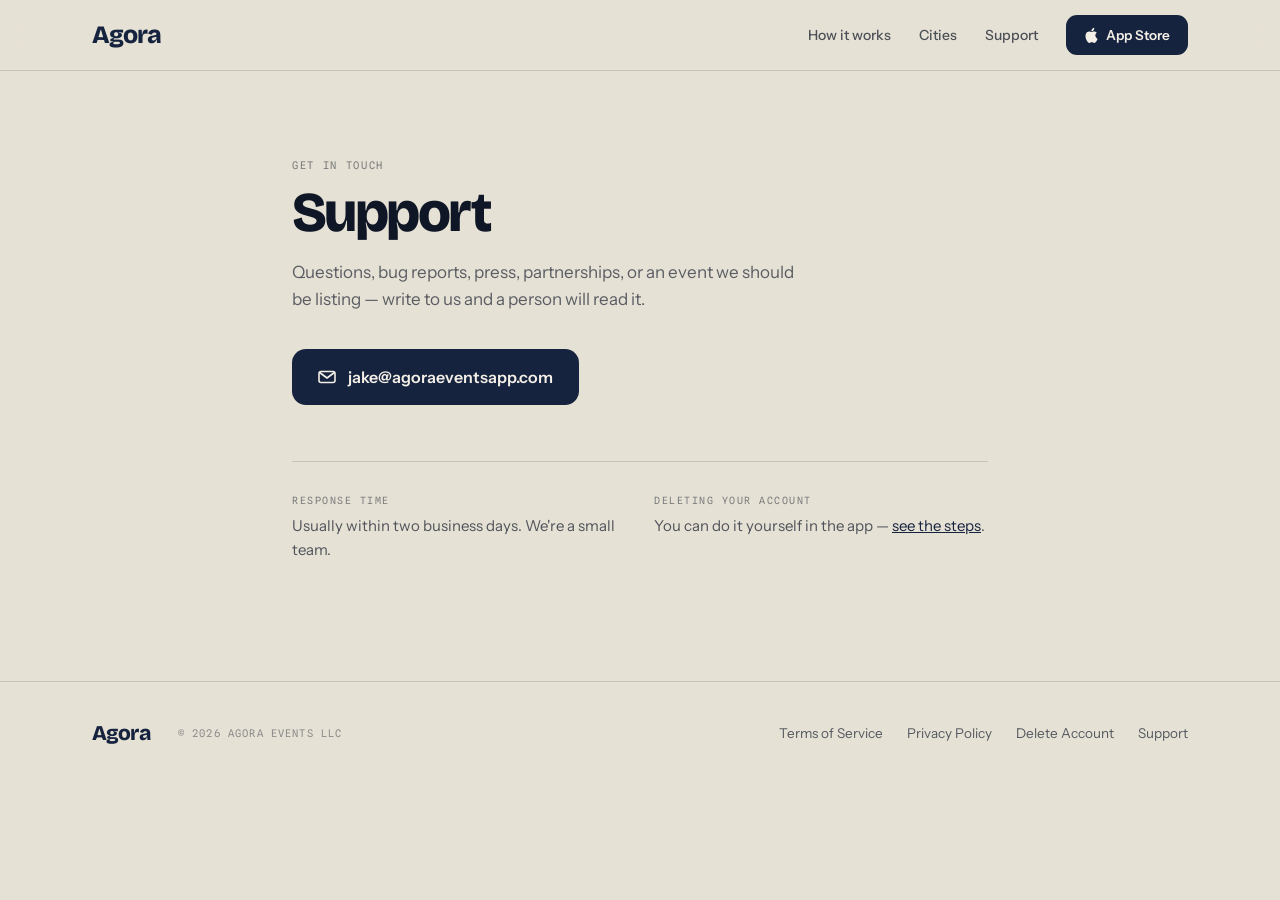
<file: support.html>
<!DOCTYPE html>
<html lang="en">
<head>
  <meta charset="UTF-8">
  <meta name="viewport" content="width=device-width, initial-scale=1.0">
  <title>Support — Agora</title>
  <meta name="robots" content="noindex, nofollow">
  <meta name="description" content="Support for Agora, the cultural event discovery app.">

  <link rel="preconnect" href="https://fonts.googleapis.com">
  <link rel="preconnect" href="https://fonts.gstatic.com" crossorigin>
  <link href="https://fonts.googleapis.com/css2?family=Bricolage+Grotesque:opsz,wght@12..96,600;12..96,700;12..96,800&family=Instrument+Sans:wght@400;500;600&family=Spline+Sans+Mono:wght@400;500;600&display=swap" rel="stylesheet">

  <link rel="icon" href="assets/favicon.png">
  <link rel="stylesheet" href="styles.css">
</head>
<body>

  <!-- ===== Header ===== -->
  <header class="site-header">
    <div class="site-header__inner">
      <a href="index.html" class="brand">Agora</a>
      <div class="spacer"></div>
      <nav class="site-nav" id="siteNav" aria-label="Primary">
        <a href="index.html#works">How it works</a>
        <a href="index.html#cities">Cities</a>
        <a href="support.html">Support</a>
        <a href="#" class="store-pill" aria-label="Download on the App Store">
          <svg width="14" height="16" viewBox="0 0 14 17" fill="#F3EFE6"><path d="M11.6 9c0-1.9 1.5-2.8 1.6-2.8-.9-1.3-2.2-1.5-2.7-1.5-1.2-.1-2.3.7-2.9.7-.6 0-1.5-.7-2.5-.7C3.8 4.7 2.5 5.5 1.8 6.7.4 9.2 1.4 12.9 2.8 14.9c.7 1 1.5 2.1 2.5 2 1-.04 1.4-.65 2.6-.65s1.5.65 2.6.63c1.1-.02 1.8-1 2.4-2 .8-1.15 1.1-2.27 1.1-2.33-.02-.01-2.2-.85-2.4-3.55zM9.7 3.4c.55-.66.92-1.58.82-2.5-.79.03-1.75.53-2.32 1.19-.51.58-.95 1.52-.83 2.42.88.07 1.78-.45 2.33-1.11z"/></svg>
          <span>App Store</span>
        </a>
      </nav>
      <button type="button" class="menu-toggle" id="menuToggle" aria-label="Menu" aria-expanded="false" aria-controls="siteNav">
        <span class="menu-toggle__bar"></span>
      </button>
    </div>
  </header>

  <main>
    <section class="legal">
      <div class="eyebrow">Get in touch</div>
      <h1>Support</h1>
      <p class="legal-lede">Questions, bug reports, press, partnerships, or an event we should be listing — write to us and a person will read it.</p>
      <a href="mailto:jake@agoraeventsapp.com" class="support-mailto">
        <svg width="18" height="18" viewBox="0 0 18 18" fill="none" stroke="#F3EFE6" stroke-width="1.6" stroke-linejoin="round"><rect x="1" y="3.5" width="16" height="11" rx="2"/><path d="M1.6 4.5L9 10l7.4-5.5"/></svg>
        <span>jake@agoraeventsapp.com</span>
      </a>
      <div class="support-grid">
        <div>
          <div class="support-grid__label">Response time</div>
          <p>Usually within two business days. We're a small team.</p>
        </div>
        <div>
          <div class="support-grid__label">Deleting your account</div>
          <p>You can do it yourself in the app — <a href="delete-account.html" class="link-btn">see the steps</a>.</p>
        </div>
      </div>
    </section>
  </main>

  <!-- ===== Footer ===== -->
  <footer class="site-footer">
    <div class="site-footer__inner">
      <a href="index.html" class="brand">Agora</a>
      <span class="site-footer__copy">&copy; <span id="year"></span> Agora Events LLC</span>
      <div class="spacer"></div>
      <nav class="site-footer__links" aria-label="Legal">
        <a href="terms.html">Terms of Service</a>
        <a href="privacy.html">Privacy Policy</a>
        <a href="delete-account.html">Delete Account</a>
        <a href="support.html">Support</a>
      </nav>
    </div>
  </footer>

  <script src="script.js"></script>
</body>
</html>
</file>
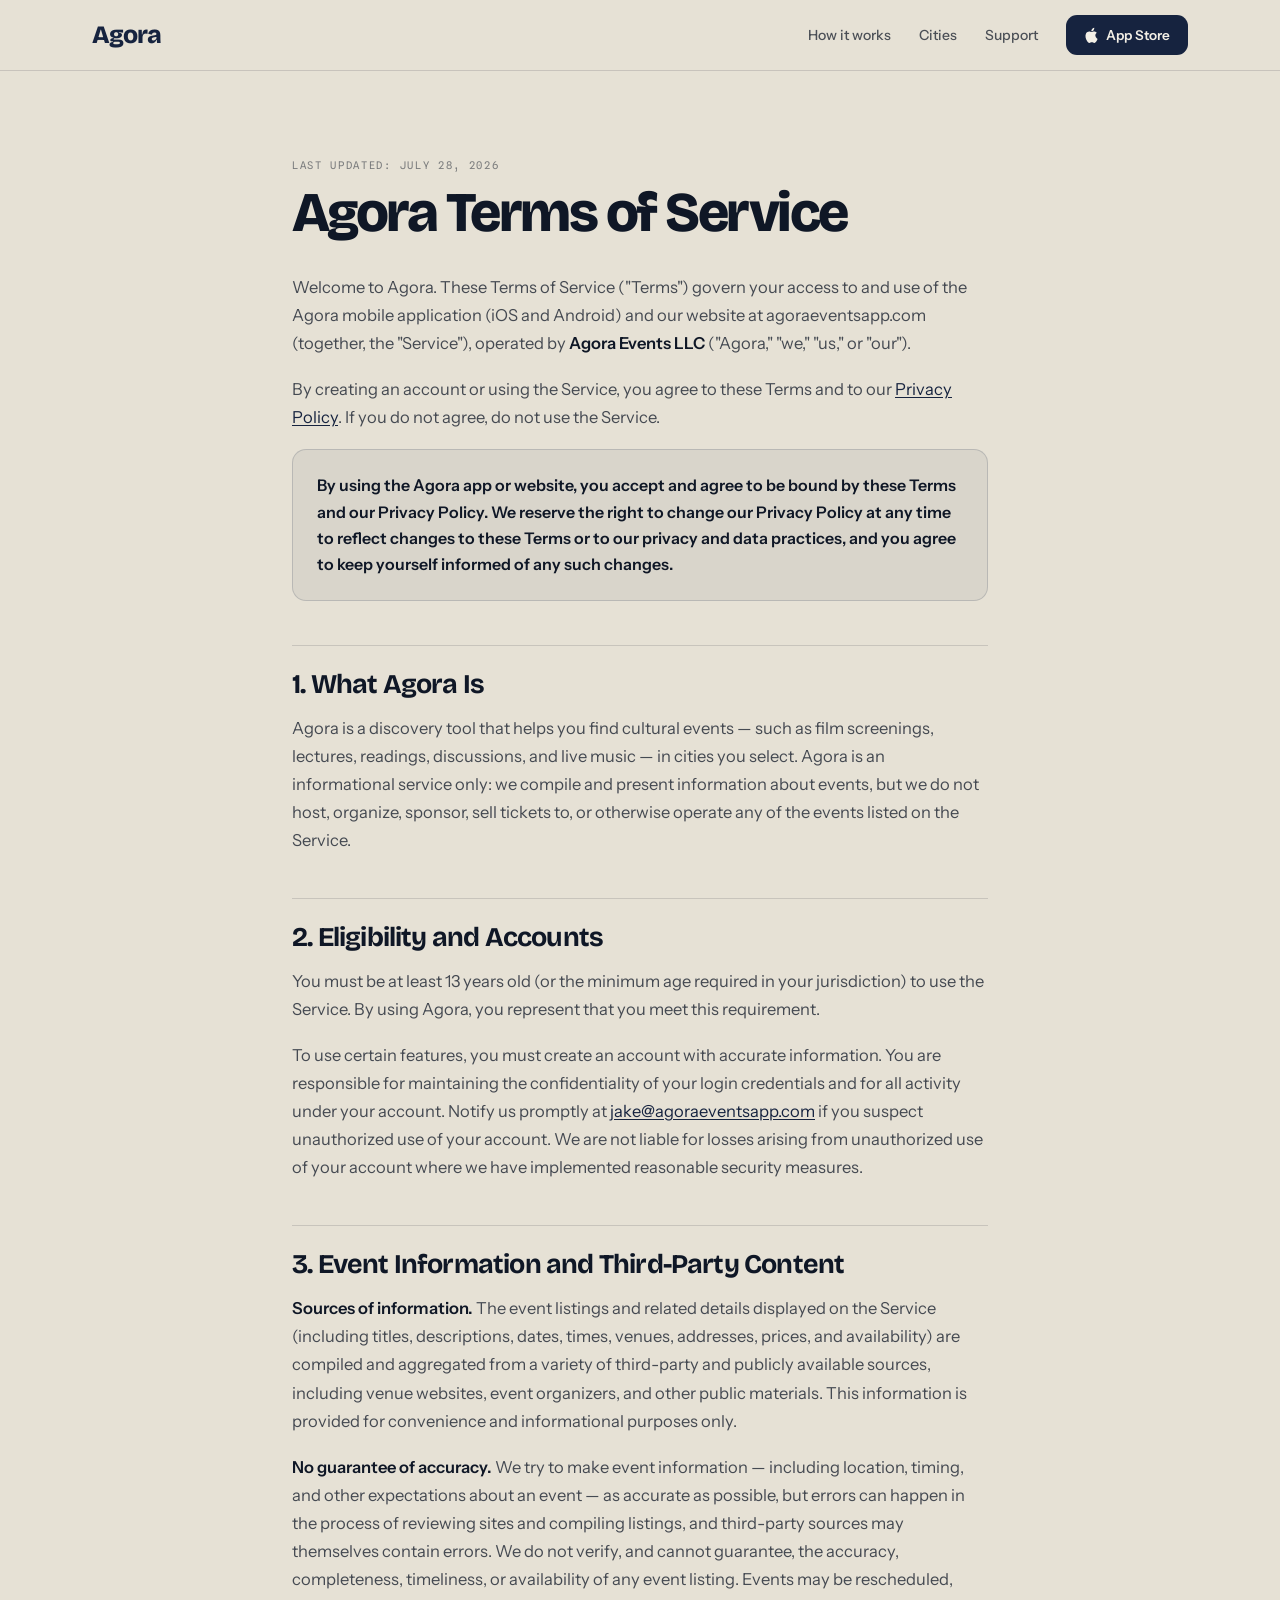
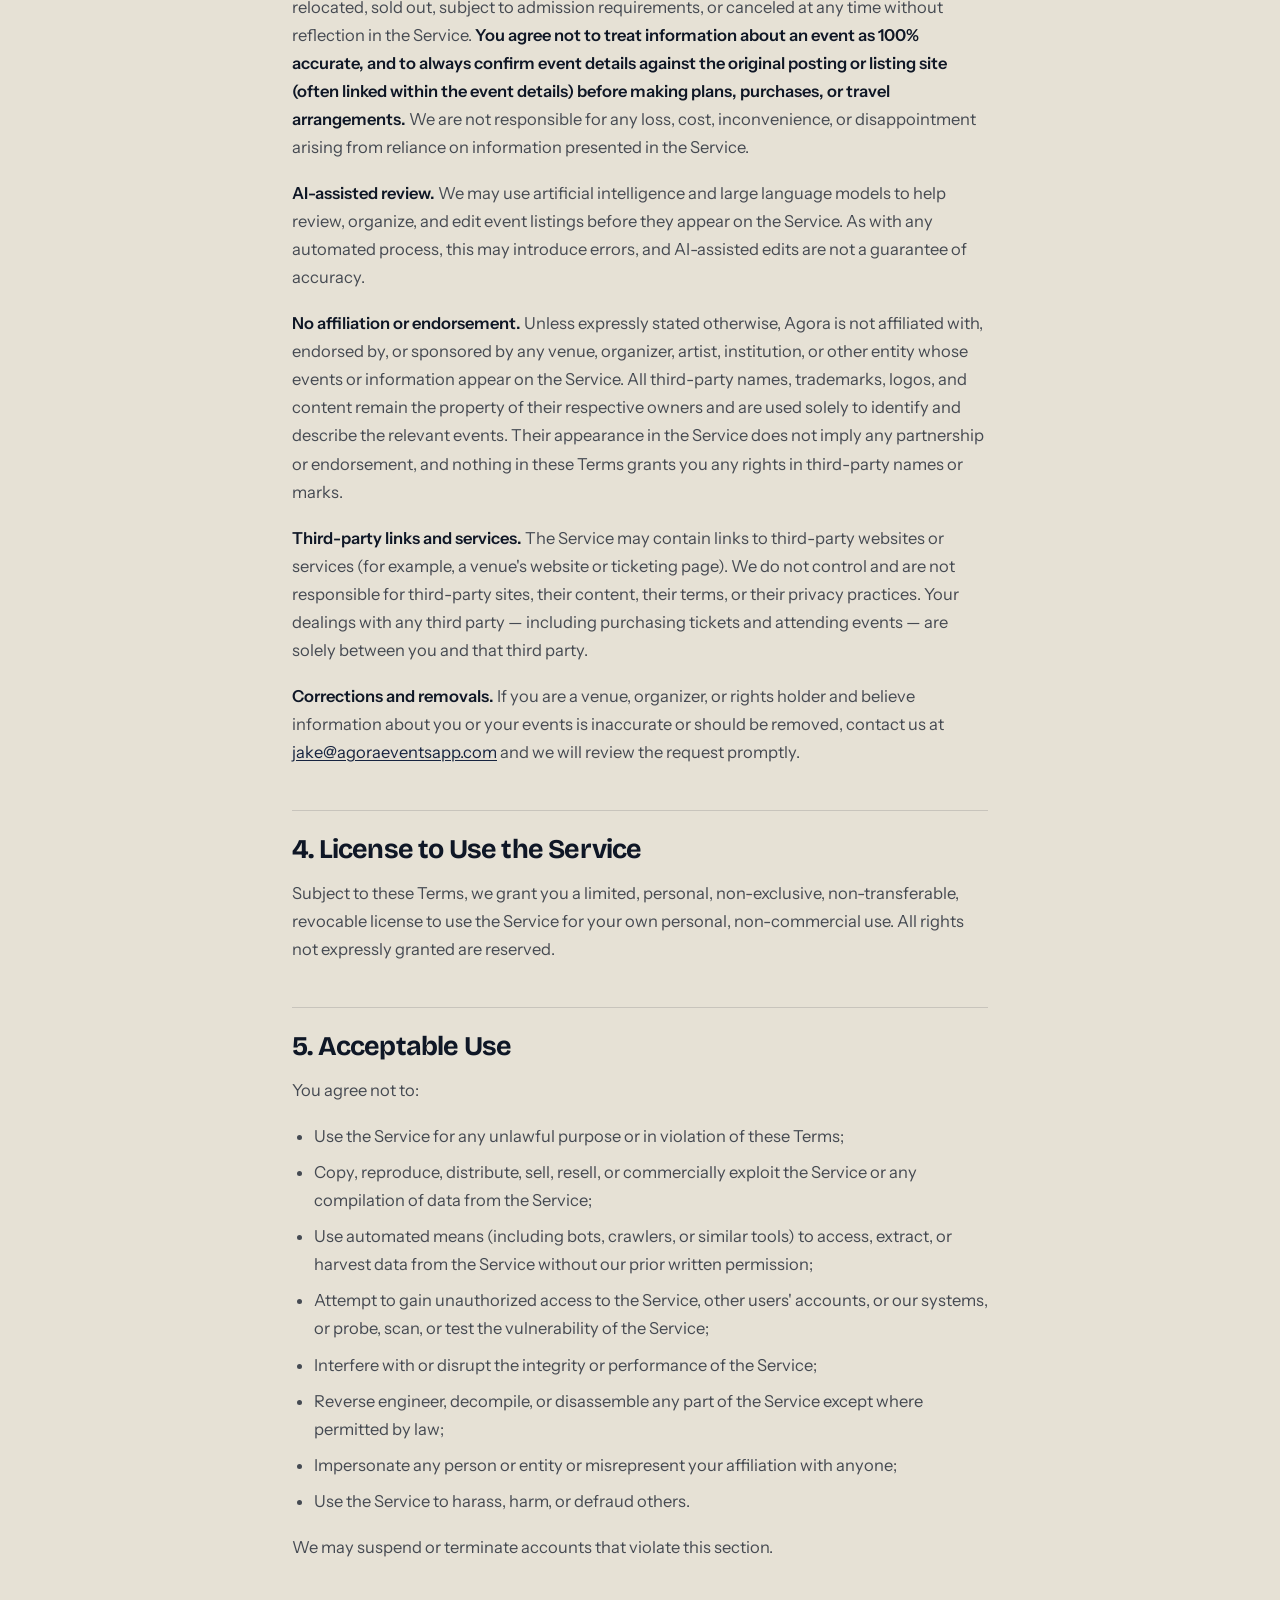
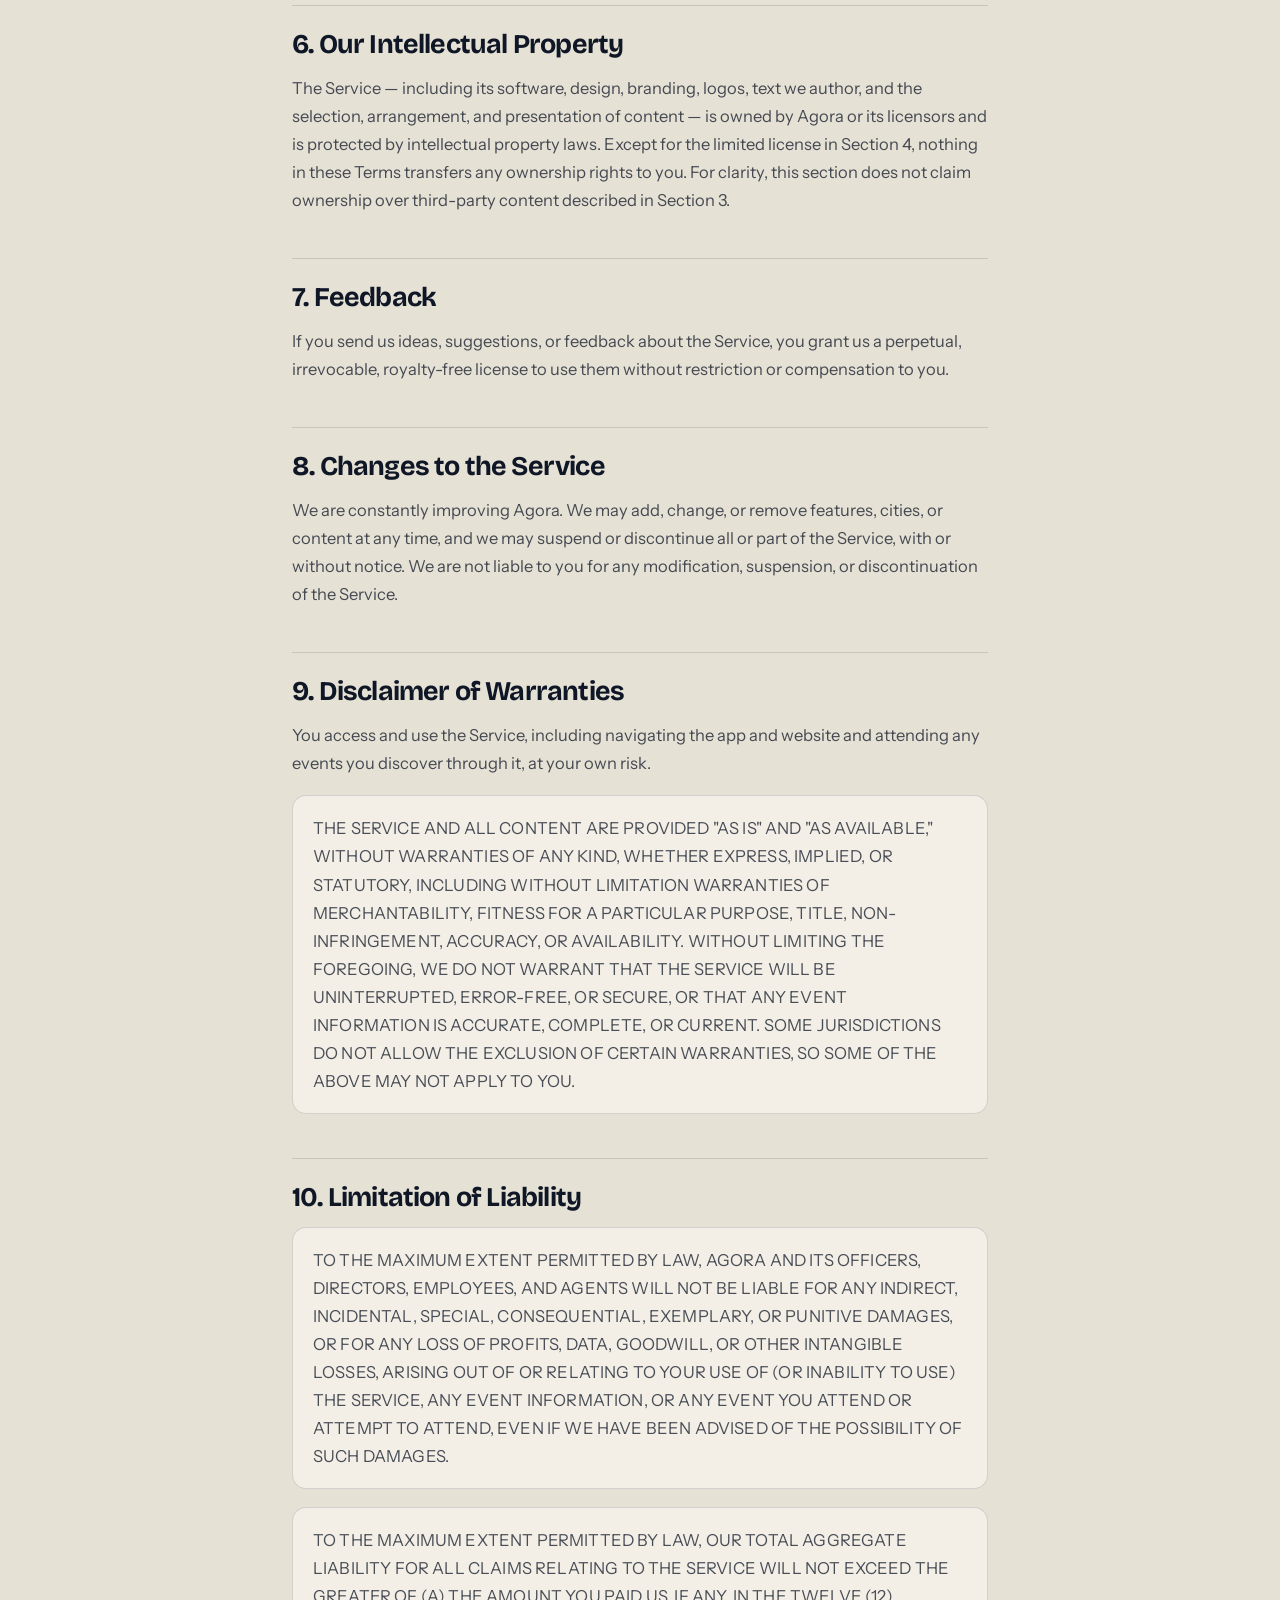
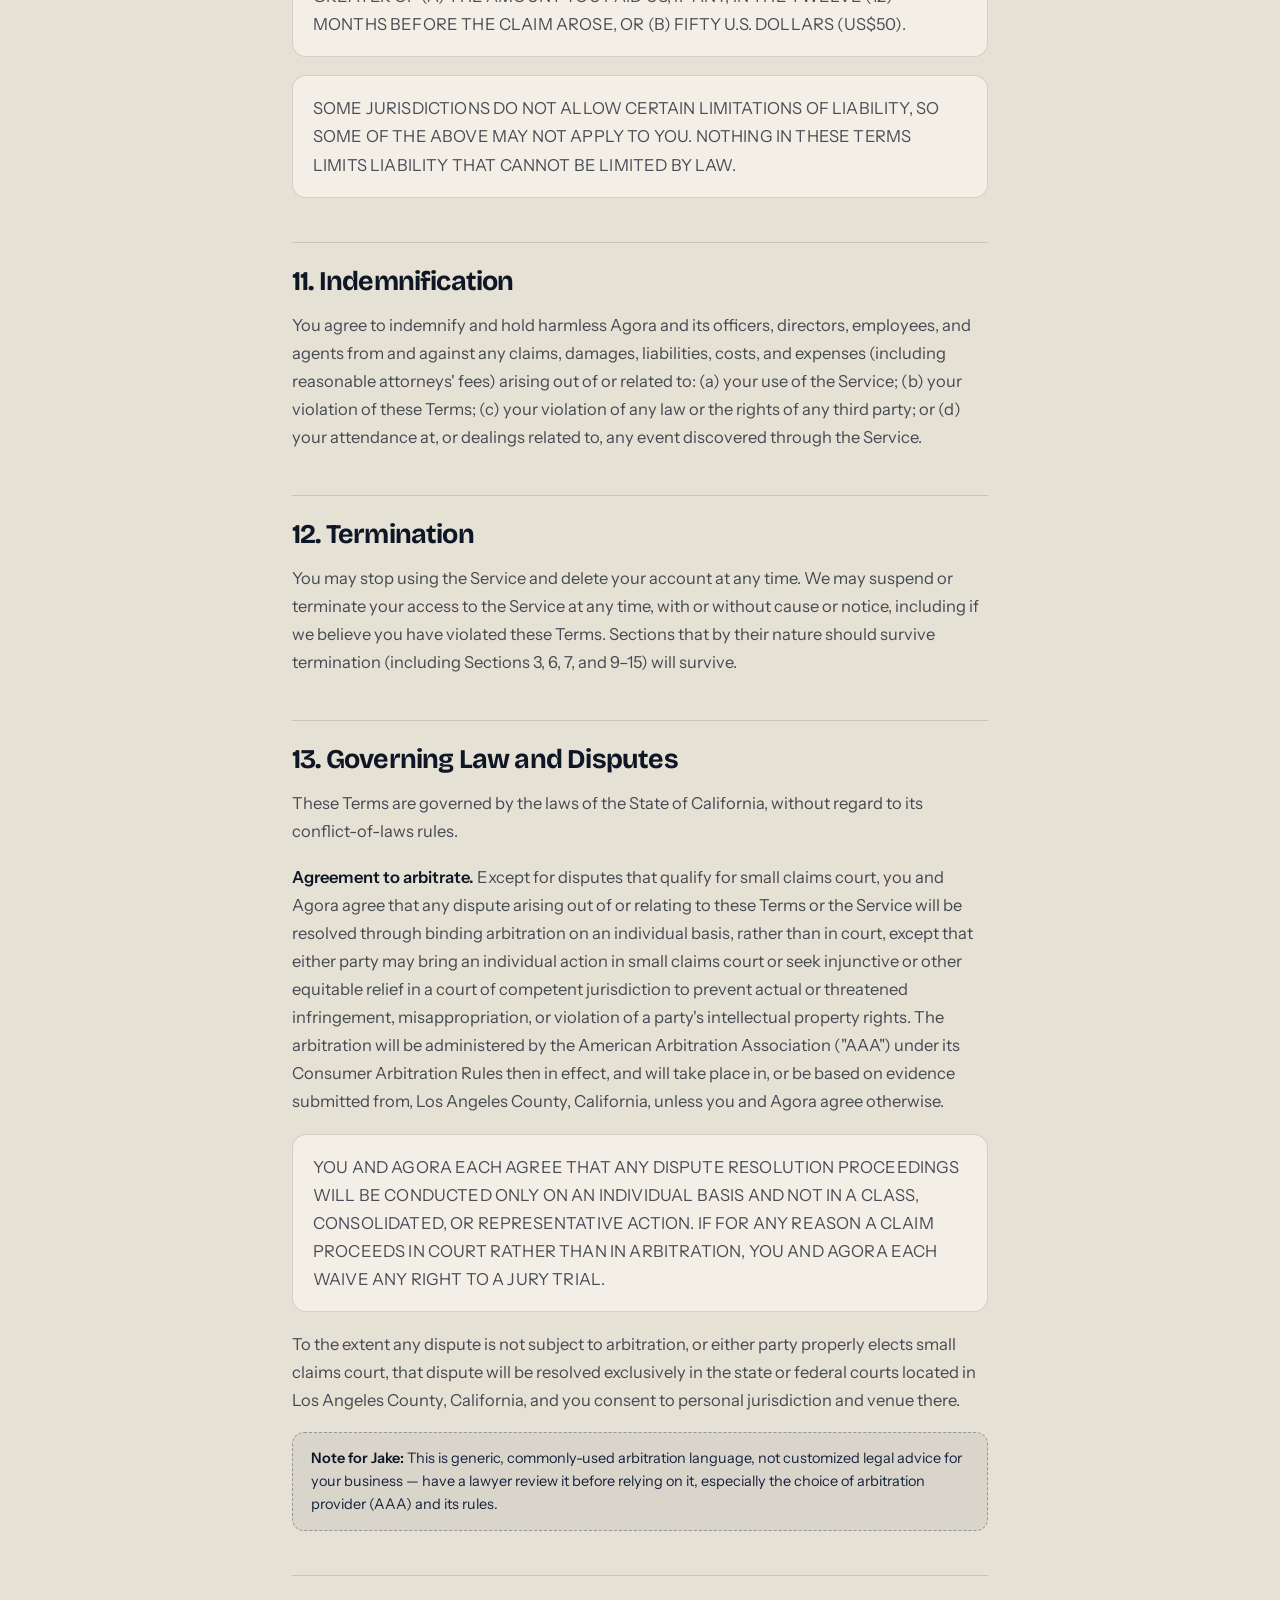
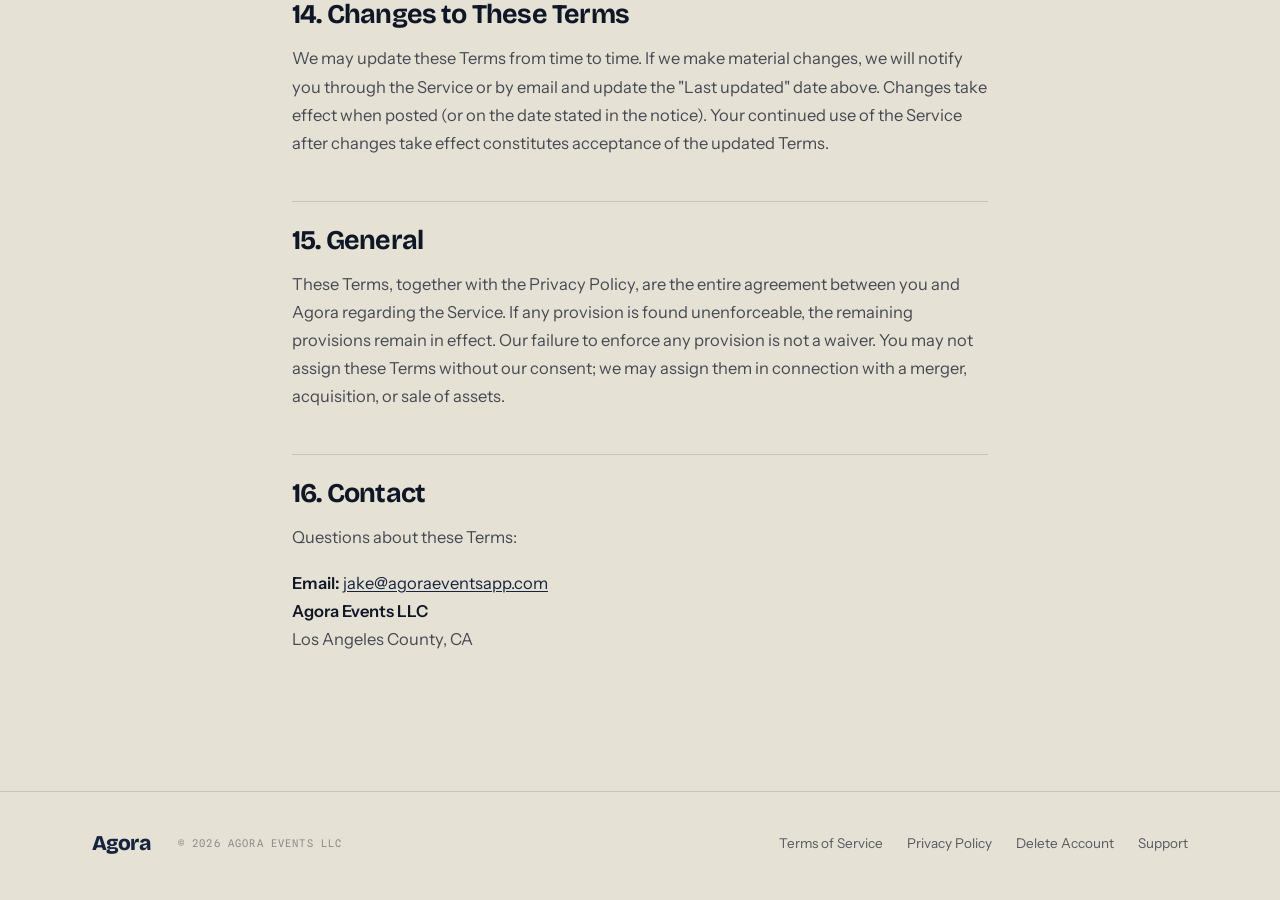
<file: terms.html>
<!DOCTYPE html>
<html lang="en">
<head>
  <meta charset="UTF-8">
  <meta name="viewport" content="width=device-width, initial-scale=1.0">
  <title>Terms and Conditions — Agora</title>
  <meta name="robots" content="noindex, nofollow">
  <meta name="description" content="Terms and Conditions for Agora, the cultural event discovery app.">

  <link rel="preconnect" href="https://fonts.googleapis.com">
  <link rel="preconnect" href="https://fonts.gstatic.com" crossorigin>
  <link href="https://fonts.googleapis.com/css2?family=Bricolage+Grotesque:opsz,wght@12..96,600;12..96,700;12..96,800&family=Instrument+Sans:wght@400;500;600&family=Spline+Sans+Mono:wght@400;500;600&display=swap" rel="stylesheet">

  <link rel="icon" href="assets/favicon.png">
  <link rel="stylesheet" href="styles.css">
</head>
<body>

  <!-- ===== Header ===== -->
  <header class="site-header">
    <div class="site-header__inner">
      <a href="index.html" class="brand">Agora</a>
      <div class="spacer"></div>
      <nav class="site-nav" id="siteNav" aria-label="Primary">
        <a href="index.html#works">How it works</a>
        <a href="index.html#cities">Cities</a>
        <a href="support.html">Support</a>
        <a href="#" class="store-pill" aria-label="Download on the App Store">
          <svg width="14" height="16" viewBox="0 0 14 17" fill="#F3EFE6"><path d="M11.6 9c0-1.9 1.5-2.8 1.6-2.8-.9-1.3-2.2-1.5-2.7-1.5-1.2-.1-2.3.7-2.9.7-.6 0-1.5-.7-2.5-.7C3.8 4.7 2.5 5.5 1.8 6.7.4 9.2 1.4 12.9 2.8 14.9c.7 1 1.5 2.1 2.5 2 1-.04 1.4-.65 2.6-.65s1.5.65 2.6.63c1.1-.02 1.8-1 2.4-2 .8-1.15 1.1-2.27 1.1-2.33-.02-.01-2.2-.85-2.4-3.55zM9.7 3.4c.55-.66.92-1.58.82-2.5-.79.03-1.75.53-2.32 1.19-.51.58-.95 1.52-.83 2.42.88.07 1.78-.45 2.33-1.11z"/></svg>
          <span>App Store</span>
        </a>
      </nav>
      <button type="button" class="menu-toggle" id="menuToggle" aria-label="Menu" aria-expanded="false" aria-controls="siteNav">
        <span class="menu-toggle__bar"></span>
      </button>
    </div>
  </header>

  <main>
    <section class="legal legal--doc">
      <div class="eyebrow">Last updated: July 28, 2026</div>
      <h1>Agora Terms of Service</h1>

      <div class="legal-body">
        <p>Welcome to Agora. These Terms of Service ("Terms") govern your access to and use of the Agora mobile application (iOS and Android) and our website at agoraeventsapp.com (together, the "Service"), operated by <strong>Agora Events LLC</strong> ("Agora," "we," "us," or "our").</p>
        <p>By creating an account or using the Service, you agree to these Terms and to our <a href="privacy.html">Privacy Policy</a>. If you do not agree, do not use the Service.</p>

        <div class="legal-callout">
          <p>By using the Agora app or website, you accept and agree to be bound by these Terms and our Privacy Policy. We reserve the right to change our Privacy Policy at any time to reflect changes to these Terms or to our privacy and data practices, and you agree to keep yourself informed of any such changes.</p>
        </div>

        <h2>1. What Agora Is</h2>
        <p>Agora is a discovery tool that helps you find cultural events — such as film screenings, lectures, readings, discussions, and live music — in cities you select. Agora is an informational service only: we compile and present information about events, but we do not host, organize, sponsor, sell tickets to, or otherwise operate any of the events listed on the Service.</p>

        <h2>2. Eligibility and Accounts</h2>
        <p>You must be at least 13 years old (or the minimum age required in your jurisdiction) to use the Service. By using Agora, you represent that you meet this requirement.</p>
        <p>To use certain features, you must create an account with accurate information. You are responsible for maintaining the confidentiality of your login credentials and for all activity under your account. Notify us promptly at <a href="mailto:jake@agoraeventsapp.com">jake@agoraeventsapp.com</a> if you suspect unauthorized use of your account. We are not liable for losses arising from unauthorized use of your account where we have implemented reasonable security measures.</p>

        <h2>3. Event Information and Third-Party Content</h2>
        <p><strong>Sources of information.</strong> The event listings and related details displayed on the Service (including titles, descriptions, dates, times, venues, addresses, prices, and availability) are compiled and aggregated from a variety of third-party and publicly available sources, including venue websites, event organizers, and other public materials. This information is provided for convenience and informational purposes only.</p>
        <p><strong>No guarantee of accuracy.</strong> We try to make event information — including location, timing, and other expectations about an event — as accurate as possible, but errors can happen in the process of reviewing sites and compiling listings, and third-party sources may themselves contain errors. We do not verify, and cannot guarantee, the accuracy, completeness, timeliness, or availability of any event listing. Events may be rescheduled, relocated, sold out, subject to admission requirements, or canceled at any time without reflection in the Service. <strong>You agree not to treat information about an event as 100% accurate, and to always confirm event details against the original posting or listing site (often linked within the event details) before making plans, purchases, or travel arrangements.</strong> We are not responsible for any loss, cost, inconvenience, or disappointment arising from reliance on information presented in the Service.</p>
        <p><strong>AI-assisted review.</strong> We may use artificial intelligence and large language models to help review, organize, and edit event listings before they appear on the Service. As with any automated process, this may introduce errors, and AI-assisted edits are not a guarantee of accuracy.</p>
        <p><strong>No affiliation or endorsement.</strong> Unless expressly stated otherwise, Agora is not affiliated with, endorsed by, or sponsored by any venue, organizer, artist, institution, or other entity whose events or information appear on the Service. All third-party names, trademarks, logos, and content remain the property of their respective owners and are used solely to identify and describe the relevant events. Their appearance in the Service does not imply any partnership or endorsement, and nothing in these Terms grants you any rights in third-party names or marks.</p>
        <p><strong>Third-party links and services.</strong> The Service may contain links to third-party websites or services (for example, a venue's website or ticketing page). We do not control and are not responsible for third-party sites, their content, their terms, or their privacy practices. Your dealings with any third party — including purchasing tickets and attending events — are solely between you and that third party.</p>
        <p><strong>Corrections and removals.</strong> If you are a venue, organizer, or rights holder and believe information about you or your events is inaccurate or should be removed, contact us at <a href="mailto:jake@agoraeventsapp.com">jake@agoraeventsapp.com</a> and we will review the request promptly.</p>

        <h2>4. License to Use the Service</h2>
        <p>Subject to these Terms, we grant you a limited, personal, non-exclusive, non-transferable, revocable license to use the Service for your own personal, non-commercial use. All rights not expressly granted are reserved.</p>

        <h2>5. Acceptable Use</h2>
        <p>You agree not to:</p>
        <ul>
          <li>Use the Service for any unlawful purpose or in violation of these Terms;</li>
          <li>Copy, reproduce, distribute, sell, resell, or commercially exploit the Service or any compilation of data from the Service;</li>
          <li>Use automated means (including bots, crawlers, or similar tools) to access, extract, or harvest data from the Service without our prior written permission;</li>
          <li>Attempt to gain unauthorized access to the Service, other users' accounts, or our systems, or probe, scan, or test the vulnerability of the Service;</li>
          <li>Interfere with or disrupt the integrity or performance of the Service;</li>
          <li>Reverse engineer, decompile, or disassemble any part of the Service except where permitted by law;</li>
          <li>Impersonate any person or entity or misrepresent your affiliation with anyone;</li>
          <li>Use the Service to harass, harm, or defraud others.</li>
        </ul>
        <p>We may suspend or terminate accounts that violate this section.</p>

        <h2>6. Our Intellectual Property</h2>
        <p>The Service — including its software, design, branding, logos, text we author, and the selection, arrangement, and presentation of content — is owned by Agora or its licensors and is protected by intellectual property laws. Except for the limited license in Section 4, nothing in these Terms transfers any ownership rights to you. For clarity, this section does not claim ownership over third-party content described in Section 3.</p>

        <h2>7. Feedback</h2>
        <p>If you send us ideas, suggestions, or feedback about the Service, you grant us a perpetual, irrevocable, royalty-free license to use them without restriction or compensation to you.</p>

        <h2>8. Changes to the Service</h2>
        <p>We are constantly improving Agora. We may add, change, or remove features, cities, or content at any time, and we may suspend or discontinue all or part of the Service, with or without notice. We are not liable to you for any modification, suspension, or discontinuation of the Service.</p>

        <h2>9. Disclaimer of Warranties</h2>
        <p>You access and use the Service, including navigating the app and website and attending any events you discover through it, at your own risk.</p>
        <p class="legal-caps">THE SERVICE AND ALL CONTENT ARE PROVIDED "AS IS" AND "AS AVAILABLE," WITHOUT WARRANTIES OF ANY KIND, WHETHER EXPRESS, IMPLIED, OR STATUTORY, INCLUDING WITHOUT LIMITATION WARRANTIES OF MERCHANTABILITY, FITNESS FOR A PARTICULAR PURPOSE, TITLE, NON-INFRINGEMENT, ACCURACY, OR AVAILABILITY. WITHOUT LIMITING THE FOREGOING, WE DO NOT WARRANT THAT THE SERVICE WILL BE UNINTERRUPTED, ERROR-FREE, OR SECURE, OR THAT ANY EVENT INFORMATION IS ACCURATE, COMPLETE, OR CURRENT. SOME JURISDICTIONS DO NOT ALLOW THE EXCLUSION OF CERTAIN WARRANTIES, SO SOME OF THE ABOVE MAY NOT APPLY TO YOU.</p>

        <h2>10. Limitation of Liability</h2>
        <p class="legal-caps">TO THE MAXIMUM EXTENT PERMITTED BY LAW, AGORA AND ITS OFFICERS, DIRECTORS, EMPLOYEES, AND AGENTS WILL NOT BE LIABLE FOR ANY INDIRECT, INCIDENTAL, SPECIAL, CONSEQUENTIAL, EXEMPLARY, OR PUNITIVE DAMAGES, OR FOR ANY LOSS OF PROFITS, DATA, GOODWILL, OR OTHER INTANGIBLE LOSSES, ARISING OUT OF OR RELATING TO YOUR USE OF (OR INABILITY TO USE) THE SERVICE, ANY EVENT INFORMATION, OR ANY EVENT YOU ATTEND OR ATTEMPT TO ATTEND, EVEN IF WE HAVE BEEN ADVISED OF THE POSSIBILITY OF SUCH DAMAGES.</p>
        <p class="legal-caps">TO THE MAXIMUM EXTENT PERMITTED BY LAW, OUR TOTAL AGGREGATE LIABILITY FOR ALL CLAIMS RELATING TO THE SERVICE WILL NOT EXCEED THE GREATER OF (A) THE AMOUNT YOU PAID US, IF ANY, IN THE TWELVE (12) MONTHS BEFORE THE CLAIM AROSE, OR (B) FIFTY U.S. DOLLARS (US$50).</p>
        <p class="legal-caps">SOME JURISDICTIONS DO NOT ALLOW CERTAIN LIMITATIONS OF LIABILITY, SO SOME OF THE ABOVE MAY NOT APPLY TO YOU. NOTHING IN THESE TERMS LIMITS LIABILITY THAT CANNOT BE LIMITED BY LAW.</p>

        <h2>11. Indemnification</h2>
        <p>You agree to indemnify and hold harmless Agora and its officers, directors, employees, and agents from and against any claims, damages, liabilities, costs, and expenses (including reasonable attorneys' fees) arising out of or related to: (a) your use of the Service; (b) your violation of these Terms; (c) your violation of any law or the rights of any third party; or (d) your attendance at, or dealings related to, any event discovered through the Service.</p>

        <h2>12. Termination</h2>
        <p>You may stop using the Service and delete your account at any time. We may suspend or terminate your access to the Service at any time, with or without cause or notice, including if we believe you have violated these Terms. Sections that by their nature should survive termination (including Sections 3, 6, 7, and 9–15) will survive.</p>

        <h2>13. Governing Law and Disputes</h2>
        <p>These Terms are governed by the laws of the State of California, without regard to its conflict-of-laws rules.</p>
        <p><strong>Agreement to arbitrate.</strong> Except for disputes that qualify for small claims court, you and Agora agree that any dispute arising out of or relating to these Terms or the Service will be resolved through binding arbitration on an individual basis, rather than in court, except that either party may bring an individual action in small claims court or seek injunctive or other equitable relief in a court of competent jurisdiction to prevent actual or threatened infringement, misappropriation, or violation of a party's intellectual property rights. The arbitration will be administered by the American Arbitration Association ("AAA") under its Consumer Arbitration Rules then in effect, and will take place in, or be based on evidence submitted from, Los Angeles County, California, unless you and Agora agree otherwise.</p>
        <p class="legal-caps">YOU AND AGORA EACH AGREE THAT ANY DISPUTE RESOLUTION PROCEEDINGS WILL BE CONDUCTED ONLY ON AN INDIVIDUAL BASIS AND NOT IN A CLASS, CONSOLIDATED, OR REPRESENTATIVE ACTION. IF FOR ANY REASON A CLAIM PROCEEDS IN COURT RATHER THAN IN ARBITRATION, YOU AND AGORA EACH WAIVE ANY RIGHT TO A JURY TRIAL.</p>
        <p>To the extent any dispute is not subject to arbitration, or either party properly elects small claims court, that dispute will be resolved exclusively in the state or federal courts located in Los Angeles County, California, and you consent to personal jurisdiction and venue there.</p>
        <div class="legal-note"><strong>Note for Jake:</strong> This is generic, commonly-used arbitration language, not customized legal advice for your business — have a lawyer review it before relying on it, especially the choice of arbitration provider (AAA) and its rules.</div>

        <h2>14. Changes to These Terms</h2>
        <p>We may update these Terms from time to time. If we make material changes, we will notify you through the Service or by email and update the "Last updated" date above. Changes take effect when posted (or on the date stated in the notice). Your continued use of the Service after changes take effect constitutes acceptance of the updated Terms.</p>

        <h2>15. General</h2>
        <p>These Terms, together with the Privacy Policy, are the entire agreement between you and Agora regarding the Service. If any provision is found unenforceable, the remaining provisions remain in effect. Our failure to enforce any provision is not a waiver. You may not assign these Terms without our consent; we may assign them in connection with a merger, acquisition, or sale of assets.</p>

        <h2>16. Contact</h2>
        <p>Questions about these Terms:</p>
        <p>
          <strong>Email:</strong> <a href="mailto:jake@agoraeventsapp.com">jake@agoraeventsapp.com</a><br>
          <strong>Agora Events LLC</strong><br>
          Los Angeles County, CA
        </p>
      </div>
    </section>
  </main>

  <!-- ===== Footer ===== -->
  <footer class="site-footer">
    <div class="site-footer__inner">
      <a href="index.html" class="brand">Agora</a>
      <span class="site-footer__copy">&copy; <span id="year"></span> Agora Events LLC</span>
      <div class="spacer"></div>
      <nav class="site-footer__links" aria-label="Legal">
        <a href="terms.html">Terms of Service</a>
        <a href="privacy.html">Privacy Policy</a>
        <a href="delete-account.html">Delete Account</a>
        <a href="support.html">Support</a>
      </nav>
    </div>
  </footer>

  <script src="script.js"></script>
</body>
</html>
</file>
<file: styles.css>
/* =========================================================
   Agora — marketing site styles
   Design tokens ported from agora_handoff/website/tokens.json
   ========================================================= */

:root {
  --page-bg: #E6E1D5;
  --ink: #0F1726;
  --navy: #16233F;
  --cream: #F3EFE6;

  --blue-1: #C3D6E6;
  --blue-2: #A9C4DC;
  --blue-3: #8DAFCE;
  --blue-4: #6E97BE;
  --blue-5: #3D5F87;
  --blue-6: #16233F;

  --rust: #C8772E;

  --ink-body: rgba(15, 23, 38, .65);
  --ink-label: rgba(15, 23, 38, .5);
  --ink-border: rgba(15, 23, 38, .14);
  --ink-navlink: rgba(15, 23, 38, .72);

  --cream-body: rgba(243, 239, 230, .66);
  --cream-label: rgba(243, 239, 230, .55);
  --cream-border: rgba(243, 239, 230, .16);

  --font-display: 'Bricolage Grotesque', sans-serif;
  --font-body: 'Instrument Sans', system-ui, sans-serif;
  --font-mono: 'Spline Sans Mono', monospace;

  --max-width: 1160px;
  --gutter: clamp(20px, 4vw, 32px);
  --narrow-width: 760px;
  --header-height: 70px;
}

* { box-sizing: border-box; }

html {
  scroll-behavior: smooth;
}

body {
  margin: 0;
  min-height: 100vh;
  background: var(--page-bg);
  color: var(--ink);
  font-family: var(--font-body);
  -webkit-font-smoothing: antialiased;
  overflow-x: hidden;
}

img { max-width: 100%; display: block; }

a { color: var(--navy); text-decoration: none; }
a:hover { color: var(--ink); }

button { font: inherit; }

.container {
  max-width: var(--max-width);
  margin: 0 auto;
  padding-left: var(--gutter);
  padding-right: var(--gutter);
}

.eyebrow {
  font-family: var(--font-mono);
  font-size: 10.5px;
  letter-spacing: .16em;
  text-transform: uppercase;
  color: var(--ink-label);
}

/* ---------- Motion ---------- */

@keyframes agIn {
  from { opacity: 0; transform: translateY(16px); }
  to { opacity: 1; transform: none; }
}

@keyframes agBar {
  from { opacity: 0; transform: translateX(-18px) scaleY(.3); }
  to { opacity: 1; transform: none; }
}

@keyframes agPhone {
  from { opacity: 0; transform: translateY(48px); }
  to { opacity: 1; transform: none; }
}

@keyframes agBlink {
  0%, 49% { opacity: 1; }
  50%, 100% { opacity: 0; }
}

.anim-in { animation: agIn .7s cubic-bezier(.2, .7, .3, 1) both; }
.anim-bar { animation: agBar .6s cubic-bezier(.2, .7, .3, 1) both; }
.anim-phone { animation: agPhone .9s cubic-bezier(.2, .7, .3, 1) .5s both; }

@media (prefers-reduced-motion: reduce) {
  * { transition: none !important; animation: none !important; }
  html { scroll-behavior: auto; }
}

/* ---------- Header ---------- */

.site-header {
  position: sticky;
  top: 0;
  z-index: 50;
  background: rgba(230, 225, 213, .88);
  -webkit-backdrop-filter: blur(14px);
  backdrop-filter: blur(14px);
  border-bottom: 1px solid var(--ink-border);
}

.site-header__inner {
  position: relative;
  max-width: var(--max-width);
  margin: 0 auto;
  padding: 0 var(--gutter);
  min-height: var(--header-height);
  display: flex;
  align-items: center;
  gap: 20px;
}

.brand {
  border: 0;
  background: none;
  padding: 0;
  cursor: pointer;
  font-family: var(--font-display);
  font-weight: 800;
  font-size: 25px;
  letter-spacing: -.04em;
  color: var(--navy);
}

.spacer { flex: 1; }

.site-nav {
  display: flex;
  align-items: center;
  gap: clamp(16px, 2.4vw, 28px);
  flex-wrap: wrap;
}

.site-nav a:not(.store-pill) {
  font-family: var(--font-body);
  font-size: 14px;
  font-weight: 500;
  color: var(--ink-navlink);
  transition: color .15s ease;
}

.site-nav a:not(.store-pill):hover { color: var(--navy); }

.store-pill {
  display: inline-flex;
  align-items: center;
  gap: 8px;
  height: 40px;
  padding: 0 18px;
  border-radius: 11px;
  background: var(--navy);
  color: var(--cream);
  font-family: var(--font-body);
  font-size: 13.5px;
  font-weight: 600;
  transition: background-color .15s ease;
}

.store-pill:hover { background: var(--ink); color: var(--cream); }

/* ---------- Mobile menu toggle ---------- */

.menu-toggle {
  display: none;
  align-items: center;
  justify-content: center;
  width: 40px;
  height: 40px;
  padding: 0;
  border: 0;
  background: none;
  cursor: pointer;
  flex-shrink: 0;
}

.menu-toggle__bar {
  position: relative;
  width: 20px;
  height: 2px;
  background: var(--navy);
  border-radius: 2px;
  transition: transform .2s ease, opacity .2s ease;
}

.menu-toggle__bar::before,
.menu-toggle__bar::after {
  content: "";
  position: absolute;
  left: 0;
  width: 20px;
  height: 2px;
  background: var(--navy);
  border-radius: 2px;
  transition: transform .2s ease, top .2s ease, opacity .2s ease;
}

.menu-toggle__bar::before { top: -6px; }
.menu-toggle__bar::after { top: 6px; }

.menu-toggle[aria-expanded="true"] .menu-toggle__bar { background: transparent; }
.menu-toggle[aria-expanded="true"] .menu-toggle__bar::before { top: 0; transform: rotate(45deg); }
.menu-toggle[aria-expanded="true"] .menu-toggle__bar::after { top: 0; transform: rotate(-45deg); }

@media (max-width: 760px) {
  .menu-toggle { display: inline-flex; }

  .site-nav {
    position: absolute;
    top: 100%;
    left: 0;
    right: 0;
    flex-direction: column;
    align-items: stretch;
    gap: 0;
    background: var(--cream);
    border-bottom: 1px solid var(--ink-border);
    box-shadow: 0 16px 24px -16px rgba(15, 23, 38, .18);
    max-height: 0;
    overflow: hidden;
    opacity: 0;
    pointer-events: none;
    transition: max-height .25s ease, opacity .2s ease;
  }

  .site-nav.is-open {
    max-height: 320px;
    opacity: 1;
    pointer-events: auto;
    padding: 4px var(--gutter) 20px;
  }

  .site-nav a:not(.store-pill) {
    padding: 14px 0;
    border-bottom: 1px solid var(--ink-border);
  }

  .store-pill {
    margin-top: 16px;
    justify-content: center;
  }
}

/* ---------- Hero ---------- */

.hero {
  position: relative;
  max-width: var(--max-width);
  margin: 0 auto;
  padding: 76px var(--gutter) 90px;
  display: grid;
  grid-template-columns: repeat(auto-fit, minmax(320px, 1fr));
  gap: 64px;
  align-items: center;
  min-height: calc(100vh - var(--header-height));
  min-height: calc(100svh - var(--header-height));
}

.hero > * { min-width: 0; }

.scroll-hint {
  position: absolute;
  left: 50%;
  bottom: 20px;
  transform: translateX(-50%);
  opacity: .32;
  animation: agBounce 2s ease-in-out infinite, agIn .7s cubic-bezier(.2, .7, .3, 1) 1.1s both;
}

@keyframes agBounce {
  0%, 100% { transform: translate(-50%, 0); }
  50% { transform: translate(-50%, 6px); }
}

.hero-logo {
  display: flex;
  gap: 5px;
  align-items: center;
  margin-bottom: 26px;
}

.hero-logo__bar {
  width: 13px;
  height: 30px;
  border-radius: 3px;
  transform-origin: left center;
}

.hero-logo__bar:nth-child(1) { background: var(--blue-1); animation-delay: 0s; }
.hero-logo__bar:nth-child(2) { background: var(--blue-2); animation-delay: .07s; }
.hero-logo__bar:nth-child(3) { background: var(--blue-3); animation-delay: .14s; }
.hero-logo__bar:nth-child(4) { background: var(--blue-4); animation-delay: .21s; }
.hero-logo__bar:nth-child(5) { background: var(--navy); animation-delay: .28s; }

.hero-logo__word {
  font-family: var(--font-display);
  font-weight: 800;
  font-size: 30px;
  letter-spacing: -.045em;
  color: var(--navy);
  margin-left: 14px;
  line-height: 1;
  animation-delay: .36s;
}

.hero h1 {
  font-family: var(--font-display);
  font-weight: 800;
  font-size: clamp(42px, 7.2vw, 76px);
  line-height: .92;
  letter-spacing: -.045em;
  margin: 0 0 22px;
  color: var(--ink);
  animation-delay: .44s;
}

.hero h1 .nowrap { white-space: nowrap; }

.hero h1 .typed {
  color: var(--navy);
  text-transform: uppercase;
}

.hero h1 .cursor {
  display: inline-block;
  width: .06em;
  min-width: 4px;
  height: .74em;
  background: var(--navy);
  margin-left: .06em;
  vertical-align: -.04em;
  animation: agBlink 1.05s steps(1, end) infinite;
}

.hero .lede {
  font-size: 17px;
  line-height: 1.55;
  color: var(--ink-body);
  margin: 0 0 34px;
  max-width: 480px;
  text-wrap: pretty;
  animation-delay: .56s;
}

.store-badges {
  display: flex;
  align-items: center;
  gap: 16px;
  flex-wrap: wrap;
  animation-delay: .68s;
}

.store-badge {
  display: inline-flex;
  align-items: center;
  gap: 12px;
  height: 56px;
  padding: 0 26px;
  border-radius: 14px;
  background: var(--ink);
  color: var(--cream);
  transition: background-color .15s ease;
}

.store-badge:hover { background: var(--navy); color: var(--cream); }

.store-badge__text {
  display: flex;
  flex-direction: column;
  line-height: 1.15;
  text-align: left;
}

.store-badge__small {
  font-family: var(--font-mono);
  font-size: 9.5px;
  letter-spacing: .14em;
  text-transform: uppercase;
  opacity: .7;
}

.store-badge__big {
  font-family: var(--font-display);
  font-weight: 700;
  font-size: 19px;
  letter-spacing: -.02em;
}

.live-now {
  display: flex;
  align-items: center;
  gap: 10px;
  margin-top: 44px;
  flex-wrap: wrap;
  animation-delay: .8s;
}

.live-now__label {
  font-family: var(--font-mono);
  font-size: 10.5px;
  letter-spacing: .15em;
  text-transform: uppercase;
  color: var(--ink-label);
  margin-right: 6px;
}

.live-now__chip {
  font-family: var(--font-body);
  font-size: 15px;
  font-weight: 600;
  color: var(--navy);
  padding: 10px 18px;
  border-radius: 99px;
}

.live-now__chip--cream { color: var(--cream); }

/* ---------- Phone mockup ---------- */

.hero-phone {
  display: flex;
  justify-content: center;
}

.phone-shell {
  position: relative;
  box-sizing: border-box;
  width: 320px;
  height: 660px;
  border-radius: 48px;
  background: var(--ink);
  padding: 11px;
  box-shadow: 0 30px 70px rgba(15, 23, 38, .22), 0 4px 12px rgba(15, 23, 38, .14);
}

.phone-shell__notch {
  position: absolute;
  top: 24px;
  left: 50%;
  transform: translateX(-50%);
  width: 96px;
  height: 28px;
  border-radius: 99px;
  background: var(--ink);
  z-index: 5;
}

.phone-screen {
  width: 298px;
  height: 638px;
  border-radius: 38px;
  overflow: hidden;
  background: var(--cream);
  position: relative;
}

.phone-canvas {
  width: 402px;
  transform: scale(.7413);
  transform-origin: top left;
  background: var(--cream);
}

.phone-statusbar {
  height: 54px;
  display: flex;
  align-items: flex-end;
  justify-content: space-between;
  padding: 0 30px 6px;
}

.phone-statusbar__time {
  font-family: var(--font-body);
  font-size: 15px;
  font-weight: 600;
  color: var(--ink);
}

.phone-statusbar__icons {
  display: flex;
  align-items: center;
  gap: 6px;
}

.phone-header {
  padding: 10px 20px 0;
  display: flex;
  align-items: center;
  justify-content: space-between;
}

.phone-header__label {
  font-family: var(--font-mono);
  font-size: 10px;
  letter-spacing: .14em;
  text-transform: uppercase;
  color: var(--ink-label);
}

.phone-header__city {
  display: flex;
  align-items: center;
  gap: 6px;
  margin-top: 3px;
}

.phone-header__city span {
  font-family: var(--font-display);
  font-weight: 700;
  font-size: 26px;
  letter-spacing: -.03em;
  color: var(--navy);
}

.phone-search {
  display: flex;
  align-items: center;
  gap: 10px;
  background: #FFFFFF;
  border: 1px solid rgba(15, 23, 38, .12);
  border-radius: 12px;
  padding: 0 14px;
  height: 44px;
  margin: 14px 20px 0;
}

.phone-search span {
  font-size: 14.5px;
  color: rgba(15, 23, 38, .45);
}

.phone-filters {
  display: flex;
  gap: 8px;
  padding: 14px 20px 12px;
  overflow: hidden;
}

.phone-filter {
  flex: none;
  display: inline-flex;
  align-items: center;
  height: 34px;
  padding: 0 14px;
  border-radius: 99px;
  border: 1px solid rgba(15, 23, 38, .18);
  color: var(--navy);
  font-size: 13px;
  font-weight: 500;
  white-space: nowrap;
}

.phone-filter--active {
  background: var(--navy);
  color: var(--cream);
  font-weight: 600;
  border-color: transparent;
}

.phone-day {
  font-family: var(--font-mono);
  font-size: 10px;
  letter-spacing: .15em;
  text-transform: uppercase;
  color: rgba(15, 23, 38, .42);
  padding: 12px 20px 8px;
  background: rgba(15, 23, 38, .03);
}

.phone-event {
  display: flex;
  gap: 14px;
  padding: 16px 18px 16px 20px;
  border-bottom: 1px solid rgba(15, 23, 38, .09);
}

.phone-event--last { padding-bottom: 40px; border-bottom: 0; }

.phone-event__date {
  flex: none;
  width: 44px;
  text-align: center;
  padding-top: 2px;
}

.phone-event__dow {
  font-family: var(--font-mono);
  font-size: 10px;
  letter-spacing: .12em;
  text-transform: uppercase;
  color: var(--ink-label);
}

.phone-event__daynum {
  font-family: var(--font-display);
  font-weight: 700;
  font-size: 22px;
  color: var(--navy);
  margin-top: 2px;
}

.phone-event__bar {
  width: 26px;
  height: 3px;
  border-radius: 2px;
  margin: 8px auto 0;
}

.phone-event__content {
  flex: 1;
  min-width: 0;
}

.phone-event__title {
  font-family: var(--font-display);
  font-weight: 700;
  font-size: 18px;
  line-height: 1.2;
  letter-spacing: -.02em;
  margin: 0;
  color: var(--ink);
  text-wrap: pretty;
}

.phone-event__speaker {
  font-size: 13.5px;
  color: rgba(15, 23, 38, .6);
  margin-top: 4px;
}

.phone-event__meta {
  font-size: 12.5px;
  color: rgba(15, 23, 38, .52);
  margin-top: 8px;
}

.phone-event__tags {
  display: flex;
  align-items: center;
  gap: 6px;
  margin-top: 10px;
}

.phone-tag {
  font-family: var(--font-mono);
  font-size: 9px;
  font-weight: 600;
  letter-spacing: .13em;
  text-transform: uppercase;
  padding: 4px 7px;
  border-radius: 3px;
}

.phone-tag--price {
  background: rgba(22, 35, 63, .08);
  color: var(--navy);
}

.phone-home-indicator {
  position: absolute;
  left: 50%;
  bottom: 9px;
  transform: translateX(-50%);
  width: 120px;
  height: 5px;
  border-radius: 99px;
  background: rgba(15, 23, 38, .28);
}

/* ---------- How it works ---------- */

.works {
  background: var(--navy);
  color: var(--cream);
}

.works__inner {
  max-width: var(--max-width);
  margin: 0 auto;
  padding: 88px var(--gutter) 96px;
}

.works .eyebrow { color: var(--cream-label); }

.works h2 {
  font-family: var(--font-display);
  font-weight: 800;
  font-size: clamp(32px, 5vw, 48px);
  line-height: 1.02;
  letter-spacing: -.04em;
  margin: 14px 0 0;
  max-width: 640px;
  text-wrap: balance;
}

.works-grid {
  display: grid;
  grid-template-columns: repeat(auto-fit, minmax(240px, 1fr));
  gap: 1px;
  background: var(--cream-border);
  margin-top: 56px;
  border-radius: 16px;
  overflow: hidden;
}

.works-card {
  background: var(--navy);
  padding: 32px 28px 36px;
}

.works-card__num {
  font-family: var(--font-mono);
  font-size: 11px;
  letter-spacing: .16em;
}

.works-card:nth-child(1) .works-card__num { color: var(--blue-2); }
.works-card:nth-child(2) .works-card__num { color: var(--blue-3); }
.works-card:nth-child(3) .works-card__num { color: var(--blue-4); }

.works-card h3 {
  font-family: var(--font-display);
  font-weight: 700;
  font-size: 22px;
  letter-spacing: -.025em;
  margin: 14px 0 10px;
}

.works-card p {
  font-size: 14.5px;
  line-height: 1.55;
  color: var(--cream-body);
  margin: 0;
  text-wrap: pretty;
}

.works-pills {
  display: flex;
  flex-wrap: wrap;
  gap: 10px;
  margin-top: 44px;
}

.works-pill {
  font-family: var(--font-mono);
  font-size: 10.5px;
  font-weight: 500;
  letter-spacing: .14em;
  text-transform: uppercase;
  padding: 9px 14px;
  border-radius: 99px;
  border: 1px solid var(--cream-border-24, rgba(243, 239, 230, .24));
  color: rgba(243, 239, 230, .82);
}

/* ---------- Cities ---------- */

.cities {
  max-width: var(--max-width);
  margin: 0 auto;
  padding: 88px var(--gutter) 20px;
}

.cities h2 {
  font-family: var(--font-display);
  font-weight: 800;
  font-size: clamp(32px, 5vw, 48px);
  line-height: 1.02;
  letter-spacing: -.04em;
  margin: 14px 0 8px;
  color: var(--ink);
}

.cities p {
  font-size: 16px;
  line-height: 1.55;
  color: rgba(15, 23, 38, .6);
  margin: 0 0 40px;
  max-width: 520px;
}

.cities-grid {
  display: grid;
  grid-template-columns: repeat(auto-fit, minmax(200px, 1fr));
  gap: 14px;
  align-items: stretch;
}

.city-card {
  background: var(--navy);
  color: var(--cream);
  border-radius: 14px;
  padding: 26px 22px 24px;
  display: flex;
  flex-direction: column;
  justify-content: space-between;
  min-height: 124px;
}

.city-card__name {
  font-family: var(--font-display);
  font-weight: 700;
  font-size: 21px;
  letter-spacing: -.03em;
}

.city-card__tag {
  font-family: var(--font-mono);
  font-size: 10px;
  letter-spacing: .15em;
  text-transform: uppercase;
  color: var(--blue-2);
  margin-top: 12px;
}

/* ---------- Contact ---------- */

.contact {
  max-width: var(--max-width);
  margin: 0 auto;
  padding: 96px var(--gutter) 110px;
  text-align: center;
}

.contact h2 {
  font-family: var(--font-display);
  font-weight: 800;
  font-size: clamp(36px, 6vw, 60px);
  line-height: .98;
  letter-spacing: -.045em;
  margin: 0 0 18px;
  color: var(--ink);
  text-wrap: balance;
}

.contact p {
  font-size: 17px;
  line-height: 1.55;
  color: rgba(15, 23, 38, .6);
  margin: 0 auto;
  max-width: 420px;
}

.contact a { font-weight: 600; color: var(--navy); }

/* ---------- Footer ---------- */

.site-footer {
  border-top: 1px solid var(--ink-border);
}

.site-footer__inner {
  max-width: var(--max-width);
  margin: 0 auto;
  padding: 38px var(--gutter) 44px;
  display: flex;
  align-items: center;
  gap: 28px;
  flex-wrap: wrap;
}

.site-footer .brand { font-size: 21px; }

.site-footer__copy {
  font-family: var(--font-mono);
  font-size: 10.5px;
  letter-spacing: .11em;
  text-transform: uppercase;
  color: rgba(15, 23, 38, .42);
}

.site-footer__links {
  display: flex;
  gap: 24px;
  flex-wrap: wrap;
}

.site-footer__links a {
  border: 0;
  background: none;
  padding: 0;
  cursor: pointer;
  font-family: var(--font-body);
  font-size: 13.5px;
  color: rgba(15, 23, 38, .68);
  transition: color .15s ease;
}

.site-footer__links a:hover { color: var(--navy); }

/* ---------- Legal / support pages ---------- */

.legal {
  max-width: var(--narrow-width);
  margin: 0 auto;
  padding: 88px var(--gutter) 120px;
}

.legal h1 {
  font-family: var(--font-display);
  font-weight: 800;
  font-size: clamp(36px, 6vw, 56px);
  line-height: 1;
  letter-spacing: -.045em;
  margin: 14px 0 18px;
  color: var(--ink);
  text-wrap: balance;
}

.legal--doc h1 { margin: 14px 0 32px; }

.legal-lede {
  font-size: 17px;
  line-height: 1.6;
  color: var(--ink-body);
  margin: 0 0 36px;
  max-width: 520px;
  text-wrap: pretty;
}

.legal-body p {
  font-size: 16.5px;
  line-height: 1.7;
  color: rgba(15, 23, 38, .75);
  margin: 0 0 18px;
}

.legal-body ul {
  margin: 0 0 18px;
  padding-left: 22px;
}

.legal-body li {
  font-size: 16.5px;
  line-height: 1.7;
  color: rgba(15, 23, 38, .75);
  margin-bottom: 8px;
}

.legal-body strong { font-weight: 600; color: var(--ink); }

.legal-body h2 {
  font-family: var(--font-display);
  font-weight: 700;
  font-size: 27px;
  letter-spacing: -.03em;
  margin: 44px 0 14px;
  color: var(--ink);
  padding-top: 22px;
  border-top: 1px solid var(--ink-border);
}

.legal-body a {
  text-decoration: underline;
  text-underline-offset: 2px;
}

.legal-caps {
  font-size: 13.5px;
  line-height: 1.65;
  letter-spacing: .01em;
  color: rgba(15, 23, 38, .68);
  background: var(--cream);
  border: 1px solid var(--ink-border);
  border-radius: 14px;
  padding: 18px 20px;
  margin: 0 0 18px;
}

.legal-callout {
  padding: 22px 24px;
  border-radius: 14px;
  background: rgba(22, 35, 63, .06);
  border: 1px solid rgba(22, 35, 63, .16);
  margin-bottom: 20px;
}

.legal-callout p {
  font-size: 16px;
  line-height: 1.65;
  color: var(--ink);
  font-weight: 600;
  margin: 0;
  text-wrap: pretty;
}

.legal-note {
  background: rgba(22, 35, 63, .06);
  border: 1px dashed rgba(22, 35, 63, .35);
  border-radius: 12px;
  padding: 14px 18px;
  font-size: 14.5px;
  line-height: 1.6;
  color: var(--navy);
  margin: 0 0 18px;
}

/* Delete-account steps */

.delete-steps {
  display: flex;
  flex-direction: column;
  gap: 2px;
}

.delete-step {
  display: flex;
  gap: 20px;
  align-items: center;
  padding: 22px 0;
  border-top: 1px solid var(--ink-border);
}

.delete-step--last { border-bottom: 1px solid var(--ink-border); }

.delete-step__num {
  flex: none;
  width: 38px;
  height: 38px;
  border-radius: 99px;
  background: var(--navy);
  color: var(--cream);
  display: inline-flex;
  align-items: center;
  justify-content: center;
  font-family: var(--font-mono);
  font-size: 13px;
  font-weight: 600;
}

.delete-step__text {
  font-size: 17px;
  line-height: 1.5;
  color: var(--ink);
}

.delete-step__text strong { font-weight: 600; }

.warn-callout {
  margin-top: 36px;
  padding: 22px 24px;
  border-radius: 14px;
  background: rgba(200, 119, 46, .1);
  border: 1px solid rgba(200, 119, 46, .3);
}

.warn-callout__label {
  font-family: var(--font-mono);
  font-size: 10px;
  letter-spacing: .15em;
  text-transform: uppercase;
  color: var(--rust);
}

.warn-callout p {
  font-size: 15.5px;
  line-height: 1.55;
  color: rgba(15, 23, 38, .78);
  margin: 8px 0 0;
  text-wrap: pretty;
}

.legal-fallback {
  font-size: 15px;
  line-height: 1.6;
  color: rgba(15, 23, 38, .6);
  margin: 28px 0 0;
}

/* Support page */

.support-mailto {
  display: inline-flex;
  align-items: center;
  gap: 12px;
  height: 56px;
  padding: 0 26px;
  border-radius: 14px;
  background: var(--navy);
  color: var(--cream);
  font-size: 16px;
  font-weight: 600;
  transition: background-color .15s ease;
}

.support-mailto:hover { background: var(--ink); color: var(--cream); }

.support-grid {
  margin-top: 56px;
  padding-top: 32px;
  border-top: 1px solid var(--ink-border);
  display: grid;
  grid-template-columns: repeat(auto-fit, minmax(240px, 1fr));
  gap: 28px;
}

.support-grid__label {
  font-family: var(--font-mono);
  font-size: 10px;
  letter-spacing: .15em;
  text-transform: uppercase;
  color: var(--ink-label);
}

.support-grid p {
  font-size: 15px;
  line-height: 1.55;
  color: rgba(15, 23, 38, .7);
  margin: 8px 0 0;
}

.support-grid .link-btn {
  border: 0;
  background: none;
  padding: 0;
  cursor: pointer;
  font-family: var(--font-body);
  font-size: 15px;
  color: var(--navy);
  text-decoration: underline;
}
</file>
